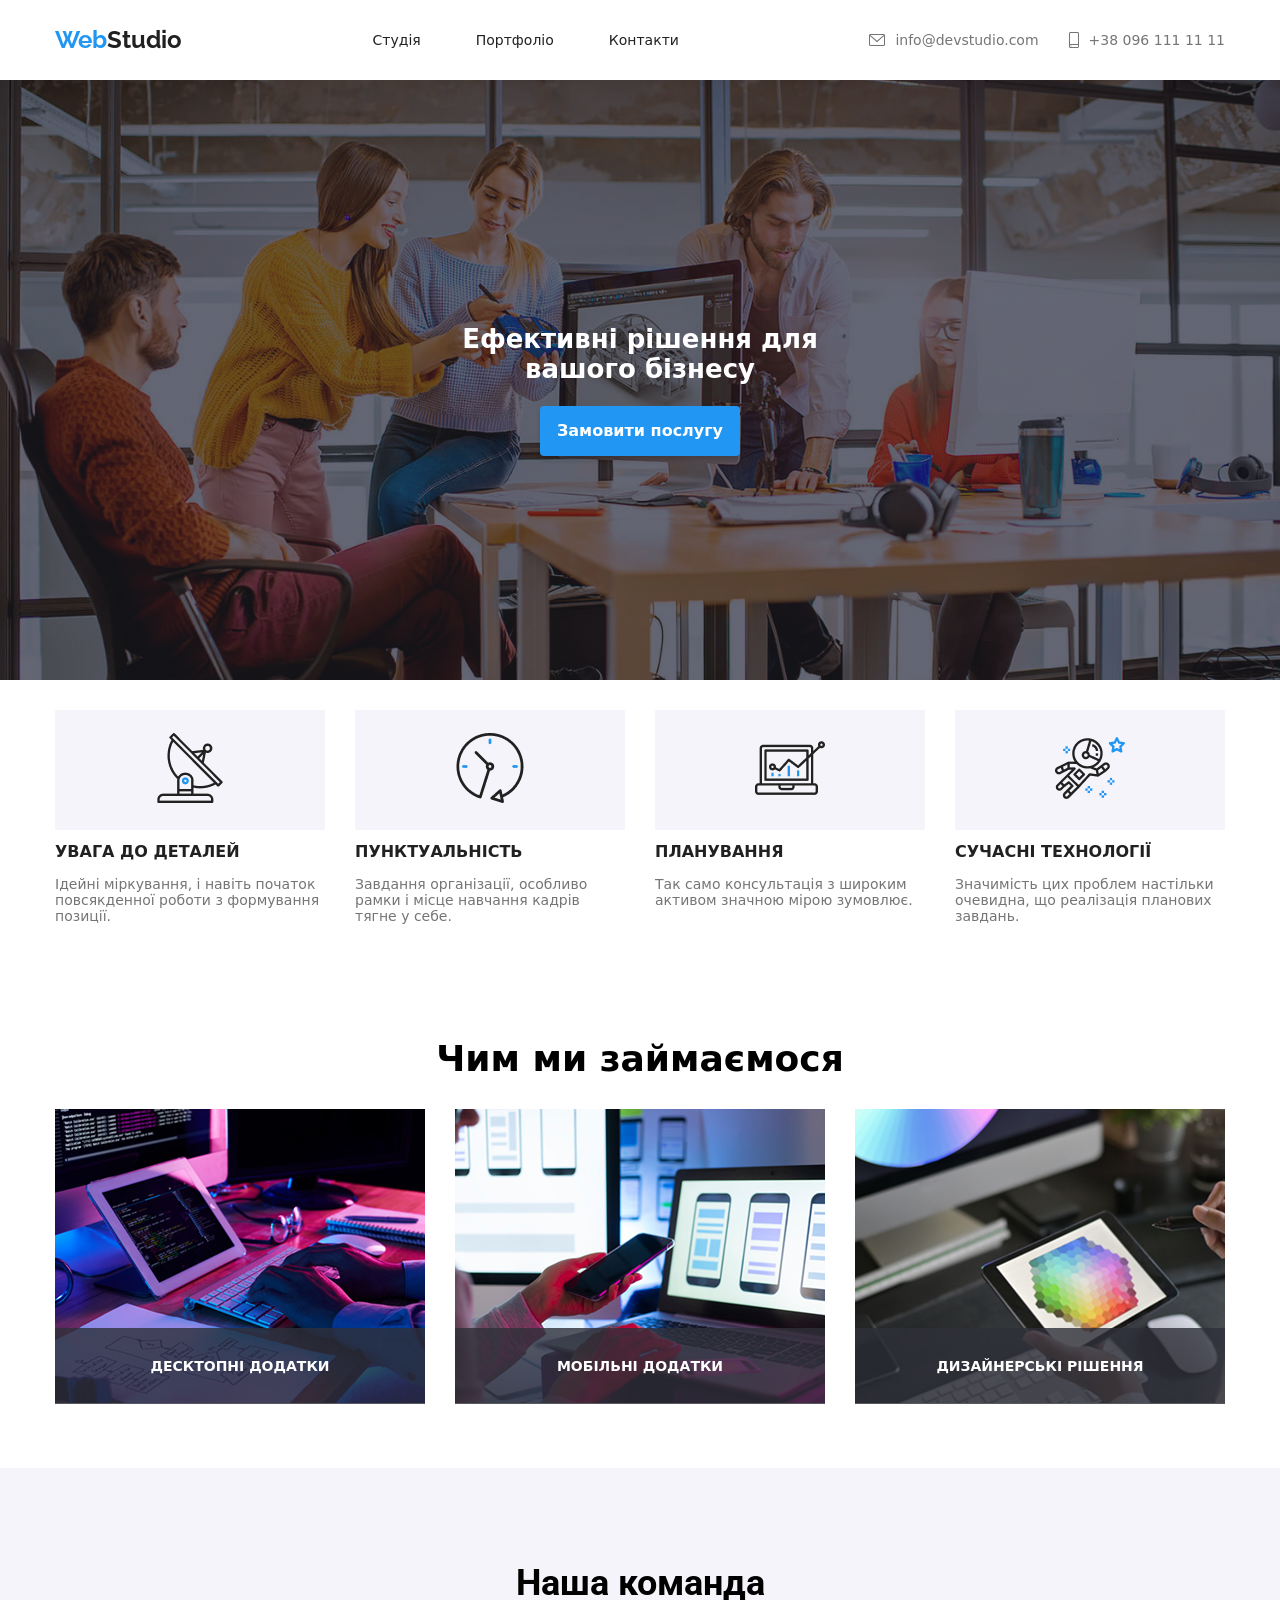
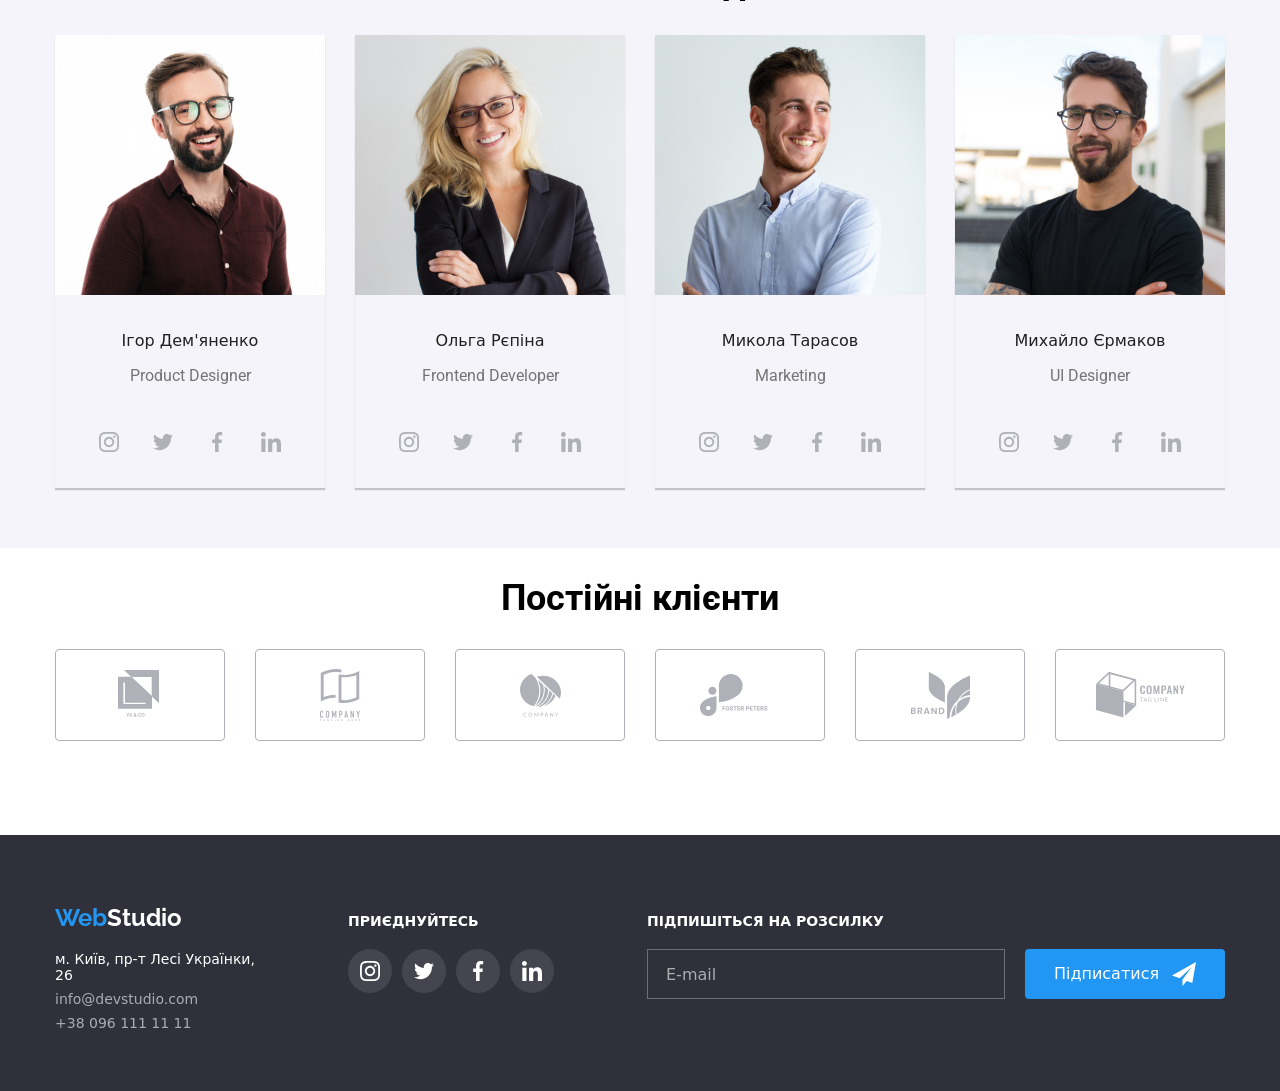
<file: index.html>
<!DOCTYPE html>
<html lang="en">
<head>
    <meta charset="UTF-8">
    <meta name="viewport" content="width=device-width, initial-scale=1.0">
    <title>Studio</title>
    <link rel="stylesheet" href="css/style.css">
    <link href="https://fonts.googleapis.com/css2?family=Roboto:ital,wght@0,100..900;1,100..900&display=swap" rel="stylesheet">
    <link href="https://fonts.googleapis.com/css2?family=Raleway:ital,wght@0,100..900;1,100..900&display=swap" rel="stylesheet">
    <link rel="stylesheet" href="https://cdnjs.cloudflare.com/ajax/libs/modern-normalize/3.0.1/modern-normalize.min.css" integrity="sha512-q6WgHqiHlKyOqslT/lgBgodhd03Wp4BEqKeW6nNtlOY4quzyG3VoQKFrieaCeSnuVseNKRGpGeDU3qPmabCANg==" crossorigin="anonymous" referrerpolicy="no-referrer" />
</head>
<body class="index-page">

    <header class="page-header container">

        <a href="#" class="logo"><span class="logo__label">Web</span>Studio</a>

        <nav class="nav">
            <ul class="nav__list">
                <li class="nav__item"><a href="#" class="nav__link">Студія</a></li>
                <li class="nav__item"><a href="portfolio.html" class="nav__link">Портфоліо</a></li>
                <li class="nav__item"><a href="#" class="nav__link">Контакти</a></li>
            </ul>
        </nav>

        <div class="info">
            <div class="info__item">
                <svg class="info__svg" width="16" height="12"><use href="symbols.svg#email"></use></svg>
                <p class="info__email">info@devstudio.com</p>
            </div>
            <div class="info__item">
                <svg class="info__svg" width="10" height="16"><use href="symbols.svg#phone"></use></svg>
                <p class="info__tel">+38 096 111 11 11</p>
            </div>
        </div>

        <button class="hamburger-btn" id="hamburgerBtn" onclick="openMenu()">
            <svg width="24" height="16">
                <use href="symbols.svg#mobile-menu"></use>
            </svg>
        </button>
        

    </header>
    <div id="mainPage">
    <main>
        <section class="hero">

            <h1 class="hero__title">Ефективні рішення для вашого бізнесу</h1>

            <div class="hero__modal-wrapper">
                <button class="hero__btn btn-open" data-modal-open>Замовити послугу</button>
                <div class="back-drop is-hidden" data-modal>
                    <div class="modal">

                        <button class="modal__close" data-modal-close><svg class="modal__close-svg" width="18" height="18" ><use href="symbols.svg#close"></use></svg></button>

                        <h2 class="modal__title">Залиште свої дані, ми вам передзвонимо</h2>

                        <form class="form">
                            <div class="form__item">
                                <label class="form__label">Ім'я</label>
                                <input type="text" class="form__input">
                                <svg class="form__svg" width="18" height="18"><use href="symbols.svg#user"></use></svg>
                            </div>
                            <div class="form__item">
                                <label class="form__label">Телефон</label>
                                <input type="tel" class="form__input">
                                <svg class="form__svg" width="18" height="18"><use href="symbols.svg#phone"></use></svg>
                            </div>
                            <div class="form__item">
                                <label class="form__label">Пошта</label>
                                <input type="email" class="form__input">
                                <svg class="form__svg" width="18" height="18"><use href="symbols.svg#mail"></use></svg>
                            </div>
                            <div class="form__item">
                                <label class="form__label">Коментар</label>
                                <textarea class="form__input-comment" placeholder="Введіть текст"></textarea>
                            </div>                                                                               
                        </form>

                        <div class="modal__content">
                            <input type="checkbox" class="modal__input-checkbox">
                            <p class="modal__text">Погоджуюся з розсилкою та приймаю <span class="modal__text-wrapper">Умови договору</span></p>
                        </div>
                        
                        <div class="modal__btn-wrapper">
                        <button class="modal__btn">Відправити</button>
                        </div>

                    </div>
                </div>
            </div>
        </section>

        <section class="about container">
            <div class="about__item">
                <h2 class="about__title">УВАГА ДО ДЕТАЛЕЙ</h2>
                <p class="about__text">Ідейні міркування, і навіть початок повсякденної роботи з формування позиції.</p>
            </div>
            <div class="about__item">
                <h2 class="about__title">ПУНКТУАЛЬНІСТЬ</h2>
                <p class="about__text">Завдання організації, особливо рамки і місце навчання кадрів тягне у себе.</p>
            </div>
            <div class="about__item">
                <h2 class="about__title">ПЛАНУВАННЯ</h2>
                <p class="about__text">Так само консультація з широким активом значною мірою зумовлює.</p>
            </div>
            <div class="about__item">
                <h2 class="about__title">СУЧАСНІ ТЕХНОЛОГІЇ</h2>
                <p class="about__text">Значимість цих проблем настільки очевидна, що реалізація планових завдань.</p>
            </div>
        </section>

        <section class="activities container">
            <h2 class="activities__title">Чим ми займаємося</h2>
            <ul class="activities__list">
                <li class="activities__item">
                    <img class="activities__img" srcset=" img/first-activity.png 1x, img/first-activity@2.png 2x" alt="activity">
                    <p class="activities__text">Десктопні додатки</p>
                </li>
                <li class="activities__item">
                    <img class="activities__img" srcset=" img/second-activity.png 1x, img/second-activity@2.png 2x" alt="activity">
                    <p class="activities__text">Мобільні додатки</p>
                </li>
                <li class="activities__item">
                    <img class="activities__img" srcset=" img/third-activity.png 1x, img/third-activity@2.png 2x" alt="activity"> 
                    <p class="activities__text">Дизайнерські рішення</p>
                </li>
            </ul>
        </section>
        
        <section class="team">
            <div class="container">

                <h2 class="team__title">Наша команда</h2>
                
                <div class="team__cards">
                    <div class="team__card">
                        <img srcset="img/Igor-Demyanenko.jpg 1x, img/Igor-Demyanenko@2.jpg 2x" alt="human" class="team__img">
                        <h3 class="team__card-title">Ігор Дем'яненко</h3>
                        <p class="team__card-subtitle">Product Designer</p>
                        <div class="team__social-networks">
                            <div class="team__svg-wrapper"><svg class="team__svg" width="20" height="20"><use href="symbols.svg#instagram"></use></svg></div>
                            <div class="team__svg-wrapper"><svg class="team__svg" width="20" height="20"><use href="symbols.svg#twitter"></use></svg></div>
                            <div class="team__svg-wrapper"><svg class="team__svg" width="20" height="20"><use href="symbols.svg#facebook"></use></svg></div>
                            <div class="team__svg-wrapper"><svg class="team__svg" width="20" height="20"><use href="symbols.svg#in"></use></svg></div>
                        </div>
                    </div>
                    <div class="team__card">
                        <img srcset="img/Olga-Repina.jpg 1x, img/Olga-Repina@2.jpg 2x" alt="human" class="team__img">
                        <h3 class="team__card-title">Ольга Рєпіна</h3>
                        <p class="team__card-subtitle">Frontend Developer</p>
                        <div class="team__social-networks">
                            <div class="team__svg-wrapper"><svg class="team__svg" width="20" height="20"><use href="symbols.svg#instagram"></use></svg></div>
                            <div class="team__svg-wrapper"><svg class="team__svg" width="20" height="20"><use href="symbols.svg#twitter"></use></svg></div>
                            <div class="team__svg-wrapper"><svg class="team__svg" width="20" height="20"><use href="symbols.svg#facebook"></use></svg></div>
                            <div class="team__svg-wrapper"><svg class="team__svg" width="20" height="20"><use href="symbols.svg#in"></use></svg></div>
                        </div>
                    </div>
                    <div class="team__card">
                        <img srcset="img/Mychola-Tarasow.jpg 1x, img/Mychola-Tarasow@2.jpg 2x" alt="human" class="team__img">
                        <h3 class="team__card-title">Микола Тарасов</h3>
                        <p class="team__card-subtitle">Marketing</p>
                        <div class="team__social-networks">
                            <div class="team__svg-wrapper"><svg class="team__svg" width="20" height="20"><use href="symbols.svg#instagram"></use></svg></div>
                            <div class="team__svg-wrapper"><svg class="team__svg" width="20" height="20"><use href="symbols.svg#twitter"></use></svg></div>
                            <div class="team__svg-wrapper"><svg class="team__svg" width="20" height="20"><use href="symbols.svg#facebook"></use></svg></div>
                            <div class="team__svg-wrapper"><svg class="team__svg" width="20" height="20"><use href="symbols.svg#in"></use></svg></div>
                        </div>                       
                    </div>
                    <div class="team__card">
                        <img srcset="img/Michaylo-Ermakow.jpg 1x, img/Michaylo-Ermakow@2.jpg 2x" alt="human" class="team__img">
                        <h3 class="team__card-title">Михайло Єрмаков</h3>
                        <p class="team__card-subtitle">UI Designer</p>
                        <div class="team__social-networks">
                            <div class="team__svg-wrapper"><svg class="team__svg" width="20" height="20"><use href="symbols.svg#instagram"></use></svg></div>
                            <div class="team__svg-wrapper"><svg class="team__svg" width="20" height="20"><use href="symbols.svg#twitter"></use></svg></div>
                            <div class="team__svg-wrapper"><svg class="team__svg" width="20" height="20"><use href="symbols.svg#facebook"></use></svg></div>
                            <div class="team__svg-wrapper"><svg class="team__svg" width="20" height="20"><use href="symbols.svg#in"></use></svg></div>
                        </div>                       
                    </div>
                </div>

                </div>    

            </div>
        </section>

        <section class="clients container">
            <h2 class="clients__title">Постійні клієнти</h2>
            <ul class="clients__list">
                <li class="clients__item">
                    <svg width="45" height="50" class="clients__svg">
                        <use href="symbols.svg#client-logo-first"></use>
                    </svg>
                </li>
                <li class="clients__item">
                    <svg width="40" height="52" class="clients__svg">
                        <use href="symbols.svg#client-logo-second"></use>
                    </svg>
                </li>
                <li class="clients__item">
                    <svg width="41" height="43" class="clients__svg">
                        <use href="symbols.svg#client-logo-third"></use>
                    </svg>
                </li>
                <li class="clients__item">
                    <svg width="80" height="43" class="clients__svg">
                        <use href="symbols.svg#client-logo-fourth"></use>
                    </svg>
                </li>
                <li class="clients__item">
                    <svg width="59" height="47" class="clients__svg">
                        <use href="symbols.svg#client-logo-fifth"></use>
                    </svg>
                </li>
                <li class="clients__item">
                    <svg width="89" height="46" class="clients__svg">
                        <use href="symbols.svg#client-logo-sixth"></use>
                    </svg>
                </li>
            </ul>
        </section>

    </main>

    <footer class="footer">
        <div class="container">
            <div class="footer__wrapper">

            <div class="footer__info">
                <a href="#" class="footer__logo logo"><span class="logo__label">Web</span>Studio</a>

                <span class="footer__address">м. Київ, пр-т Лесі Українки, 26</span>
                <span class="footer__email">info@devstudio.com</span>
                <span class="footer__tel">+38 096 111 11 11</span>
            </div>

        <div class="footer__socials">
            <h3 class="footer__socials-title">приєднуйтесь</h3>
        <div class="footer__socials-content">
            <div class="footer__socials-item"><svg class="footer__socials-svg" width="20" height="20"><use href="symbols.svg#instagram"></use></svg></div>
            <div class="footer__socials-item"><svg class="footer__socials-svg" width="20" height="20"><use href="symbols.svg#twitter"></use></svg></div>
            <div class="footer__socials-item"><svg class="footer__socials-svg" width="20" height="20"><use href="symbols.svg#facebook"></use></svg></div>
            <div class="footer__socials-item"><svg class="footer__socials-svg" width="20" height="20"><use href="symbols.svg#in"></use></svg></div>    
        </div>
        </div>

        <div class="footer__mailing">
            <h3 class="footer__mailing-title">Підпишіться на розсилку</h3>
            <div class="footer__mailing-content">
                <input class="footer__mailing-input" type="email" placeholder="E-mail">
                <button class="footer__mailing-btn">Підписатися
                    <svg class="footer__mailing-svg" width="24" height="24">
                        <use href="symbols.svg#send"></use>
                    </svg>
                </button>
            </div>
        </div>
    </div>
    </div>
    </footer>
    </div>
    <div  class="menu-overlay menu" id="menuOverlay">

        <div class="menu__wrapper"> 

        <button class="menu__btn" onclick="closeMenu()">
            <svg class="menu__svg"  width="19" height="19">
                <use href="symbols.svg#close-menu"></use>
            </svg>
        </button>

        <ul class="menu__list">
            <li class="menu__item"><a class="menu__link menu__active" href="#">Студія</a></li>
            <li class="menu__item"><a class="menu__link" href="portfolio.html">Портфоліо</a></li>
            <li class="menu__item"><a class="menu__link" href="#">Контакти</a></li>
        </ul>  

        </div>

        <div class="menu__wrapper">

        <div class="menu__info">
            <p class="menu__tel">+38 096 111 11 11</p>
            <p class="menu__email">info@devstudio.com</p>
        </div>


        <ul class="menu__socials-list">
            <li class="menu__socials-item"><a href="#" class="menu__socials-link">Instagram</a></li>
            <li class="menu__socials-item"><a href="#" class="menu__socials-link">Twitter</a></li>
            <li class="menu__socials-item"><a href="#" class="menu__socials-link">Facebook</a></li>
            <li class="menu__socials-item"><a href="#" class="menu__socials-link">LinkedIn</a></li>
        </ul>

        </div>

    </div>

    <script  src="script.js"></script>
</body>
</html>
</file>
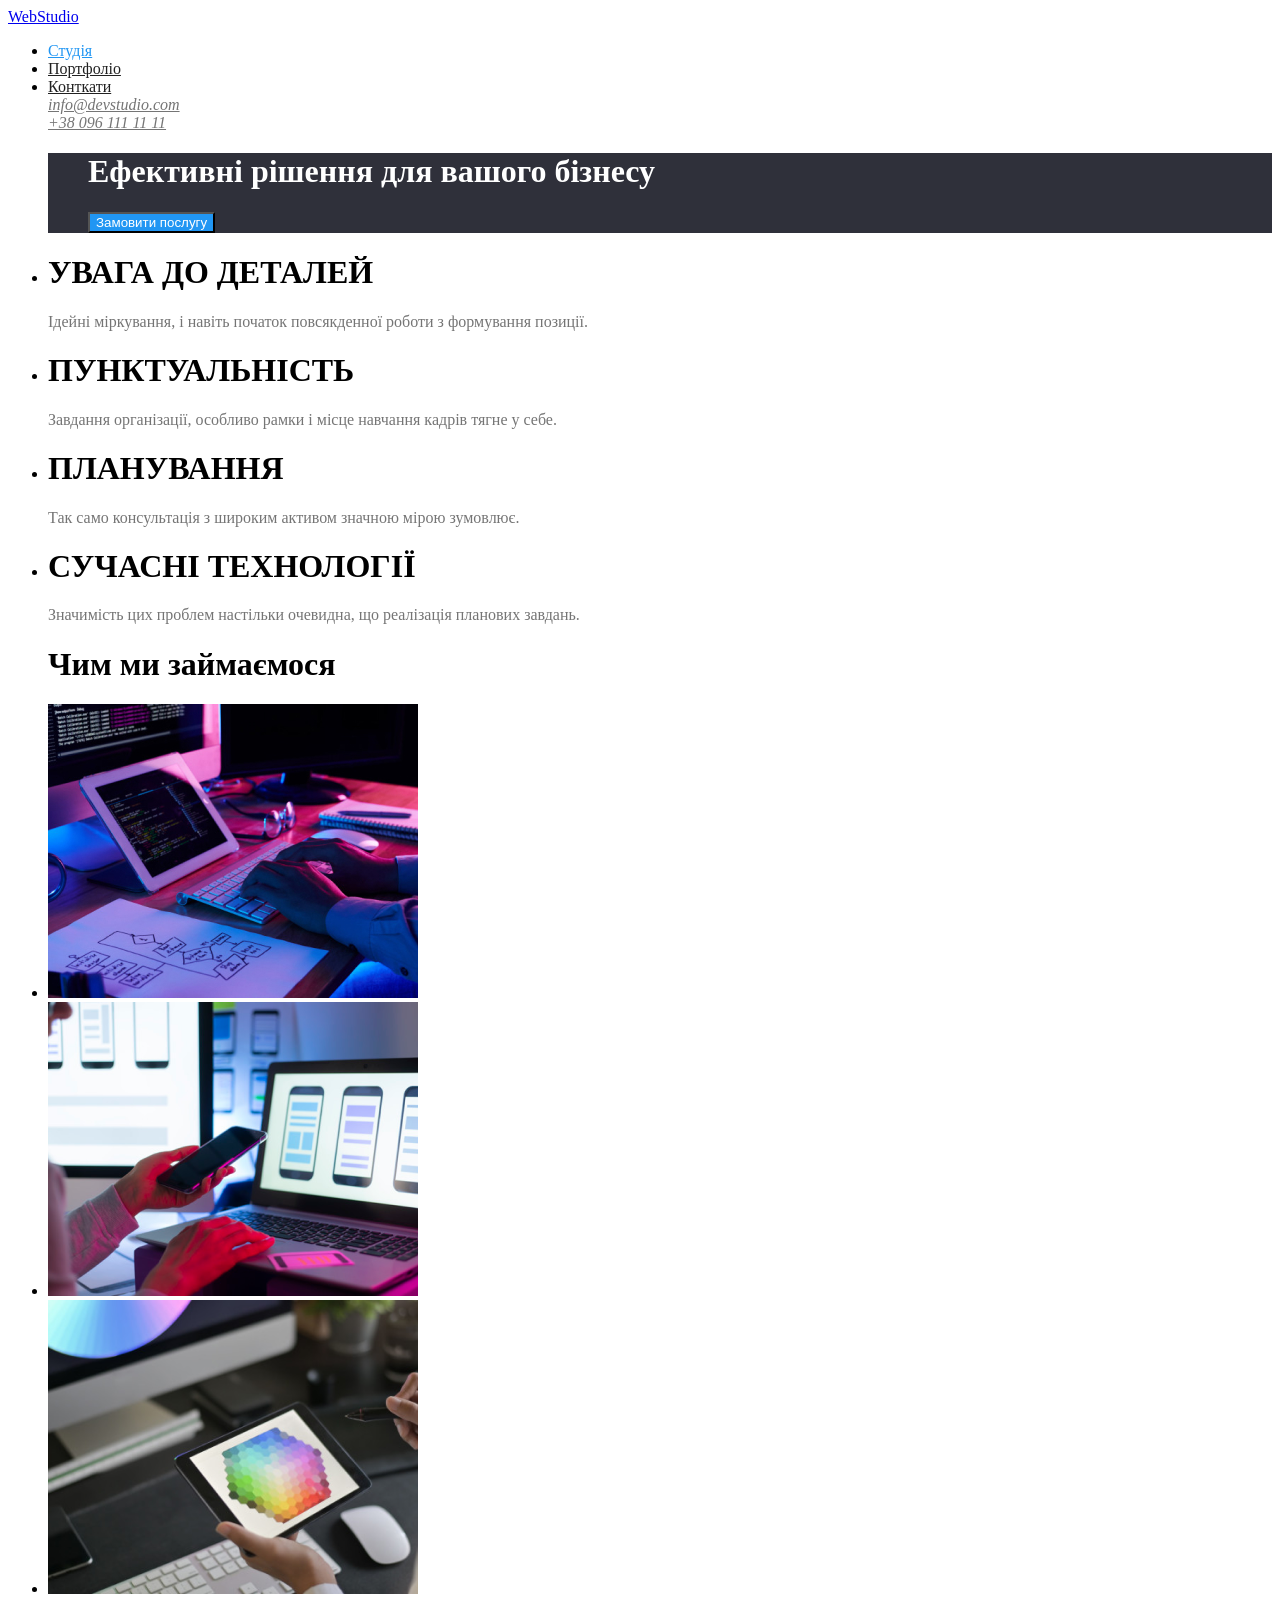
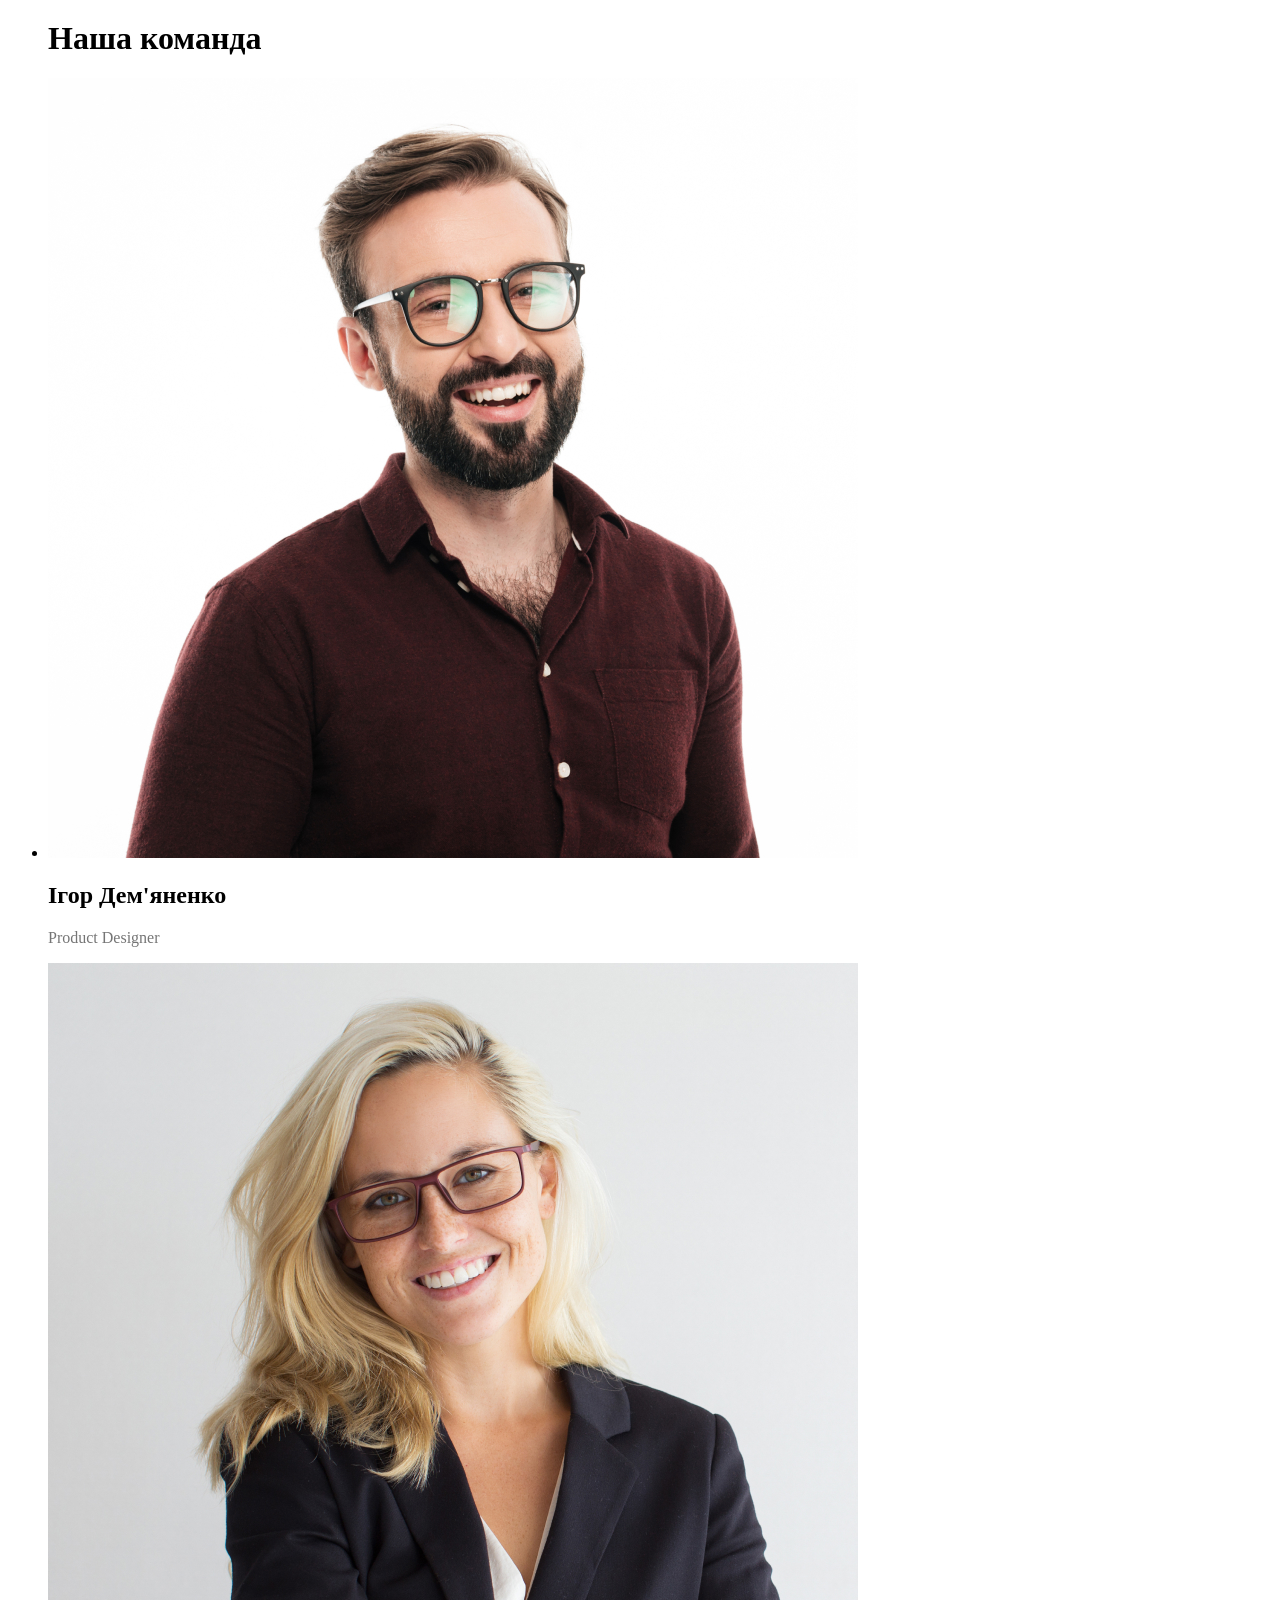
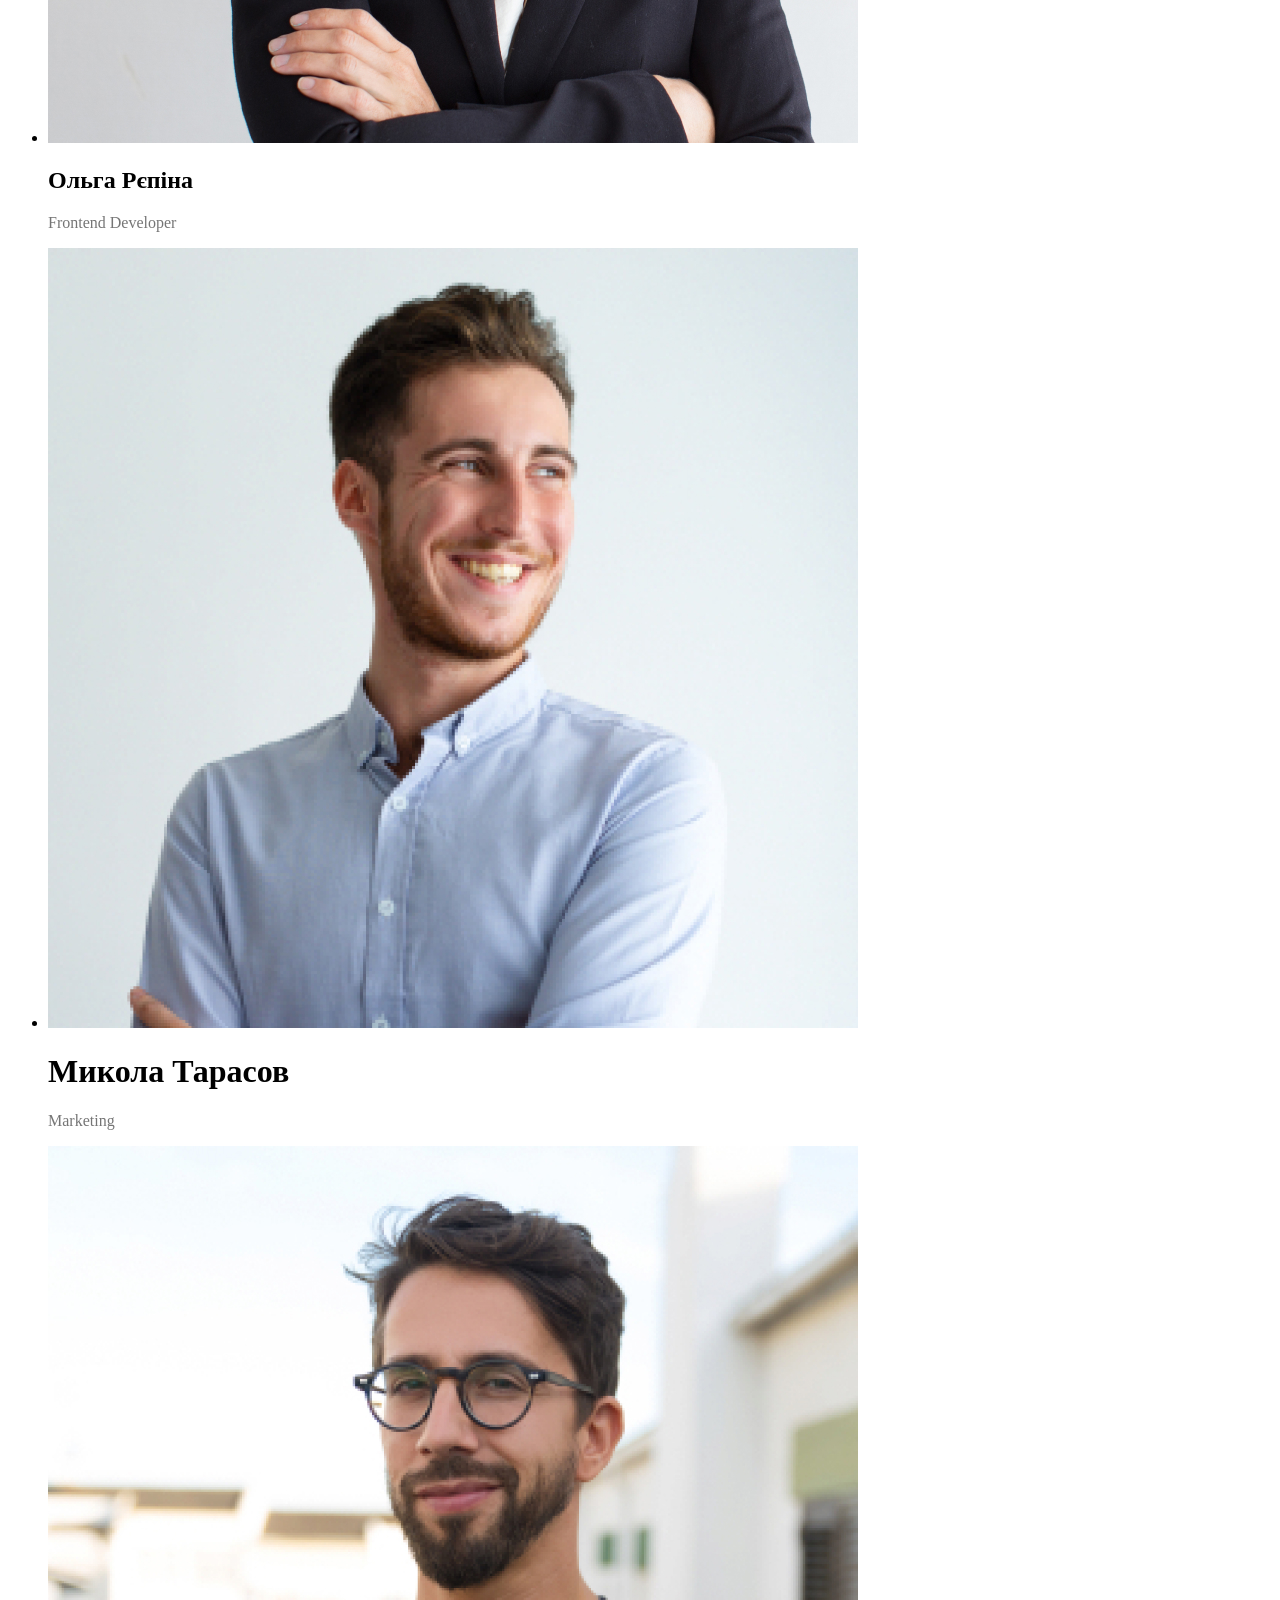
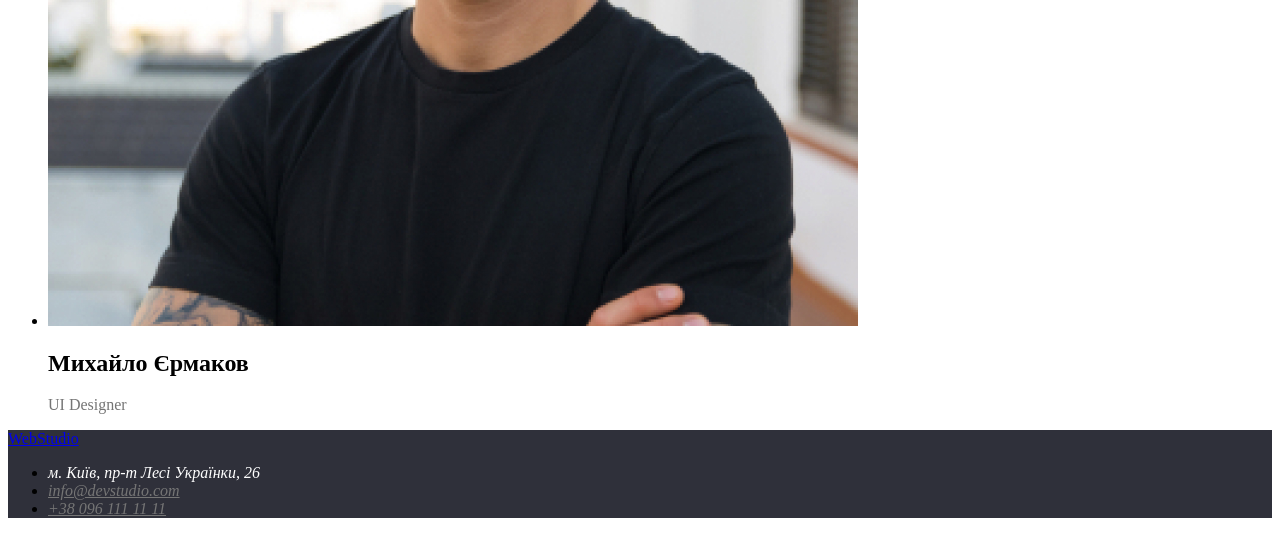
<file: photoblog/index.html>
<!DOCTYPE html>
<html lang="en">
<head>
    <meta charset="UTF-8">
    <meta name="viewport" content="width=device-width, initial-scale=1.0">
    <title>Document</title>
    <link rel="stylesheet" href="style.css">
</head>
<body>
    <header>
        <a href="/WebStudio">WebStudio</a>
        <ul>
            <li><a href="/Студія">Студія</a></li>
            <li><a href="/Портфоліо">Портфоліо</a></li>
            <li><a href="/Конткати">Конткати</a></li>
            <address><a href="info@devstudio.com">info@devstudio.com</a></address>
            <address><a href="tel:+38 096 111 11 11">+38 096 111 11 11</a></address>
            
    
            <ul class="danilo1">
            <h1 class="danilo2">Ефективні рішення для вашого бізнесу</h1>
            <button class="danilo3">Замовити послугу</button>
             </ul>
            <p><li>
                <h1>УВАГА ДО ДЕТАЛЕЙ</h1>
                <p class="danilo4">Ідейні міркування, і навіть початок повсякденної роботи з формування позиції.</p>
            </li>
            <li>
                <h1>ПУНКТУАЛЬНІСТЬ</h1>
                <p class="danilo5">Завдання організації, особливо рамки і місце навчання кадрів тягне у себе.</p>
            </li>
            <li>
                <h1>ПЛАНУВАННЯ</h1>
                <p class="danilo6">Так само консультація з широким активом значною мірою зумовлює.</p>
            </li>
            <li>
                <h1>СУЧАСНІ ТЕХНОЛОГІЇ</h1>
                <p class="danilo7">Значимість цих проблем настільки очевидна, що реалізація планових завдань.</p>
            </li>
        </ul>

    </header>
    <main>
        
        <ul>
            <h1>Чим ми займаємося</h1>
            <li><img src="/img/computer.jpg" alt="">
        
            </li>
            <li><img src="/img/phone.png" alt=""></li>
            <li><img src="/img/paint.png" alt=""></li>
        </ul>
        <ul>
            <h1>Наша команда</h1>
            <li><img src="/img/glases.jpg" alt="">
                <h2>Ігор Дем'яненко</h2>
                <p class="danilo8">Product Designer</p>
            </li>
            <li>
                <img src="/img/girl.jpg" alt="">
                <h2>Ольга Рєпіна</h2>
                <p class="danilo9">Frontend Developer</p>
            </li>
            <li><img src="/img/boy.jpg" alt="">
                <h1>Микола Тарасов</h1>
                <p class="danilo10">Marketing</p>
            </li>
            <li>
                <img src="/img/man.jpg" alt="">
                <h2>Михайло Єрмаков</h2>
                <p class="danilo11">UI Designer</p>
            </li>
        </ul>
    </main>
    <footer>
        <a href="WebStudio">WebStudio</a>
        <ul>
            <li>
                <address class="danilo12">м. Київ, пр-т Лесі Українки, 26</address>
            </li>
            <li>
                <address><a href="info@devstudio.com">info@devstudio.com</a></address>
            </li>
            <li>
               <address> <a href="tel:+38 096 111 11 11">+38 096 111 11 11</a></address>
            </li>
        </ul>
    </footer>
</body>
</html>
</file>
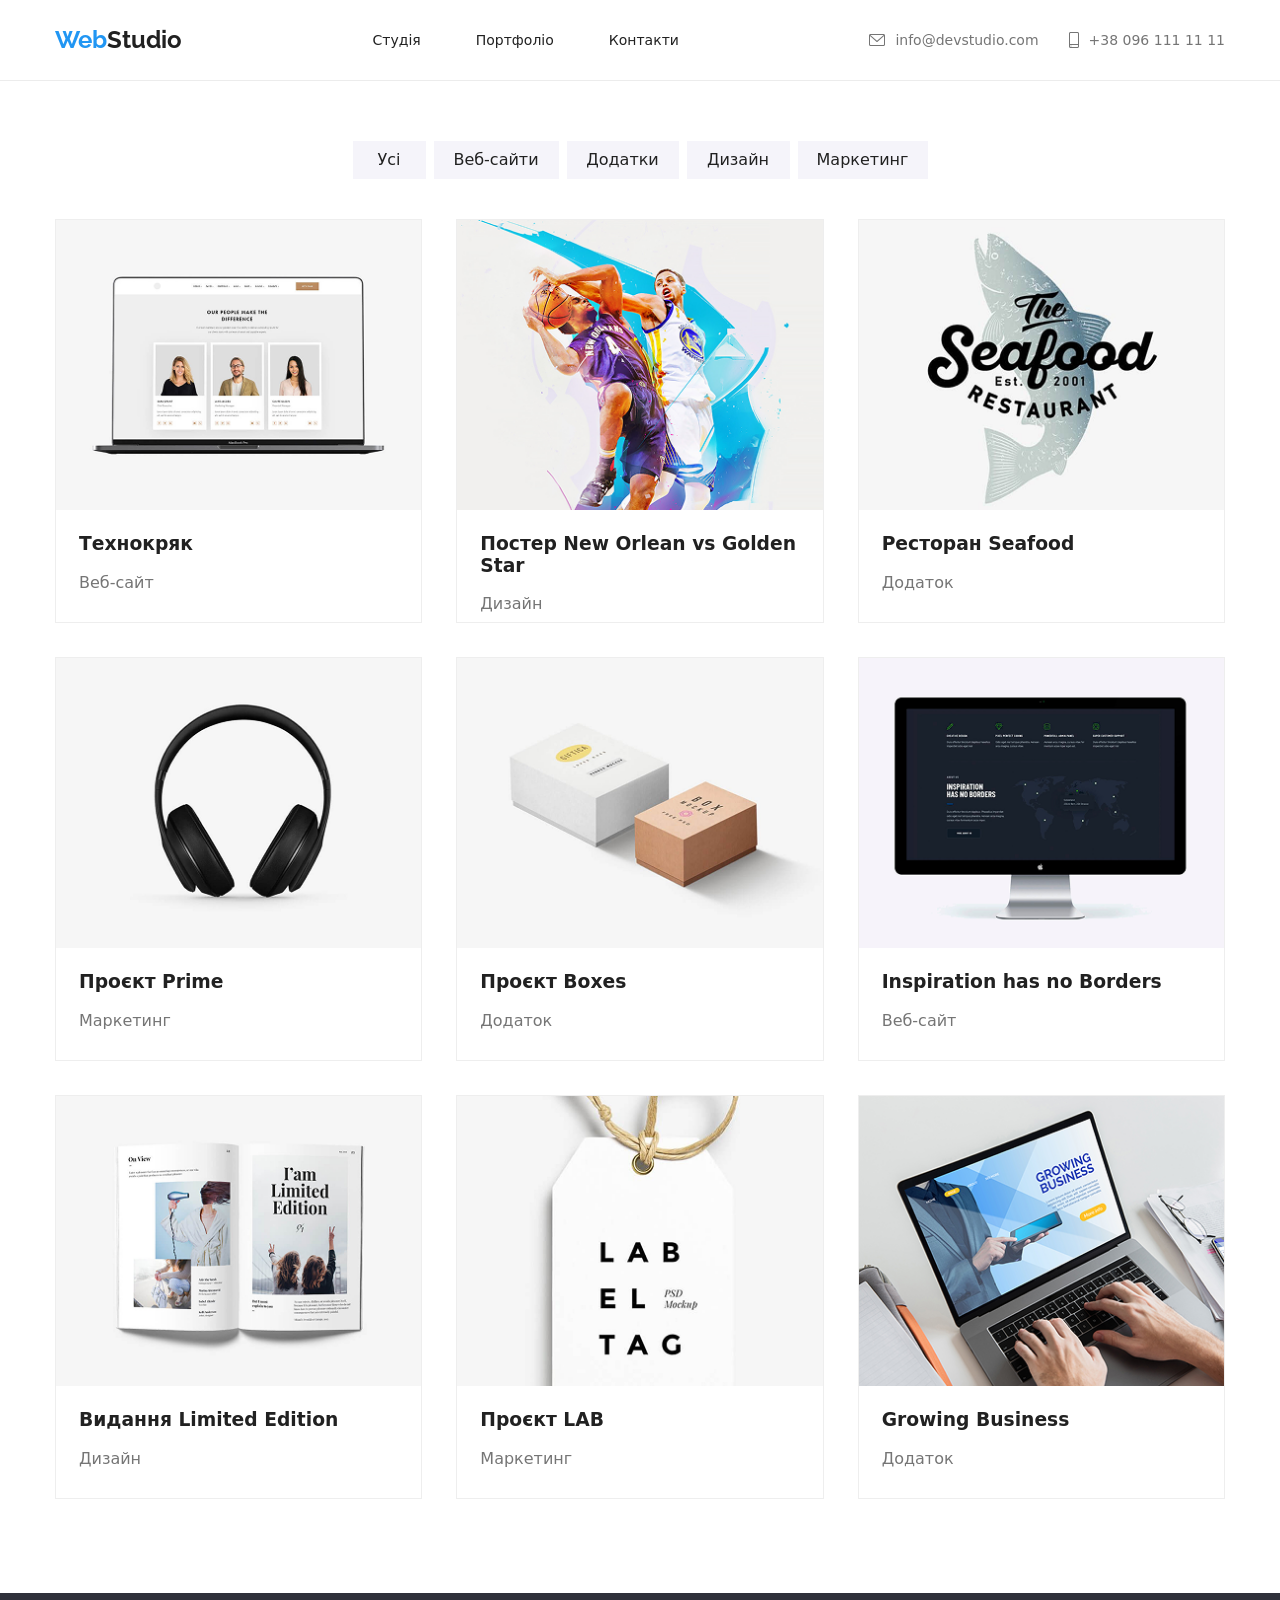
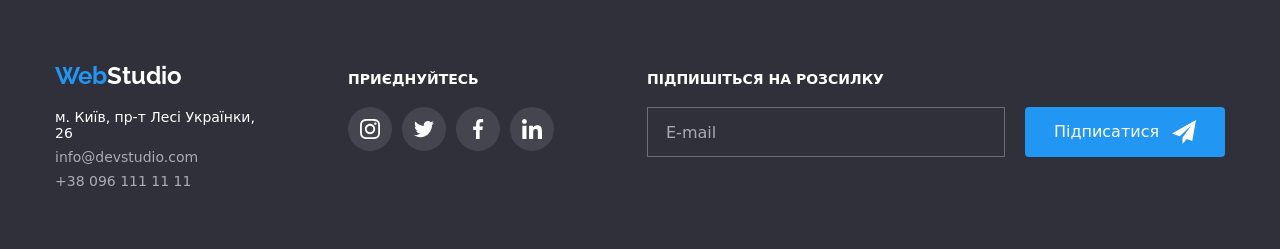
<file: portfolio.html>
<!DOCTYPE html>
<html lang="en">
<head>
    <meta charset="UTF-8">
    <meta name="viewport" content="width=device-width, initial-scale=1.0">
    <title>Portfolio</title>
    <link rel="stylesheet" href="css/style.css">
    <link href="https://fonts.googleapis.com/css2?family=Roboto:ital,wght@0,100..900;1,100..900&display=swap" rel="stylesheet">
    <link href="https://fonts.googleapis.com/css2?family=Raleway:ital,wght@0,100..900;1,100..900&display=swap" rel="stylesheet">
    <link rel="stylesheet" href="https://cdnjs.cloudflare.com/ajax/libs/modern-normalize/3.0.1/modern-normalize.min.css" integrity="sha512-q6WgHqiHlKyOqslT/lgBgodhd03Wp4BEqKeW6nNtlOY4quzyG3VoQKFrieaCeSnuVseNKRGpGeDU3qPmabCANg==" crossorigin="anonymous" referrerpolicy="no-referrer" />
</head>
<body class="portfolio-page">
    <div class="header-wrapper">
    <header class="page-header container">

        <a href="#" class="logo"><span class="logo__label">Web</span>Studio</a>

        <nav class="nav">
            <ul class="nav__list">
                <li class="nav__item"><a href="index.html" class="nav__link">Студія</a></li>
                <li class="nav__item"><a href="#" class="nav__link">Портфоліо</a></li>
                <li class="nav__item"><a href="#" class="nav__link">Контакти</a></li>
            </ul>
        </nav>

        <div class="info">
            <div class="info__item">
                <svg class="info__svg" width="16" height="12"><use href="symbols.svg#email"></use></svg>
                <p class="info__email">info@devstudio.com</p>
            </div>
            <div class="info__item">
                <svg class="info__svg" width="10" height="16"><use href="symbols.svg#phone"></use></svg>
                <p class="info__tel">+38 096 111 11 11</p>
            </div>
        </div>

        <button class="hamburger-btn" id="hamburgerBtn" onclick="openMenu()">
            <svg width="24" height="16">
                <use href="symbols.svg#mobile-menu"></use>
            </svg>
        </button>
        

    </header>
    </div>
    <div id="mainPage">
    <main>

        <div class="btns container">
            
            <button class="btns__btn">Усі</button>
            <button class="btns__btn">Веб-сайти</button>
            <button class="btns__btn">Додатки</button>
            <button class="btns__btn">Дизайн</button>
            <button class="btns__btn">Маркетинг</button>
    
        </div>

        <ul class="grids container">
            <li class="grids__item">
                <div class="grids__overlay">
                
                <picture class="grids__img">
                    <source srcset="img/job-desktop.png 1x, img/job-desktop@2.png 2x" media="(min-width:1024px)">
                    <source  srcset="img/job-tablet.png 1x, img/job-tablet@2.png 2x" media="(min-width:768px)">
                    <img srcset="img/job.png 1x, img/job@2.png 2x" alt="notebook">
                </picture>

                 <div class="grids__wrapper-text">
                    <p class="grids__overlay-text">Ресурс пропонує комплексні пропозиції з різним рівнем функціоналу та сервісів. Все це дозволить відвідувачу отримати вичерпні відомості про компанію чи приватну особу.</p>
                </div>

                </div>

                <h3 class="grids__title">Технокряк</h3>
                <p class="grids__subtitle">Веб-сайт</p>


            </li>
            <li class="grids__item">
                <div class="grids__overlay">
                <picture class="grids__img">
                    <source srcset="img/team-desktop.png 1x, img/team-desktop@2.png 2x" media="(min-width:1024px)">
                    <source srcset="img/team-tablet.png 1x, img/team-tablet@2.png 2x" media="(min-width:768px)">
                    <img srcset="img/team.png 1x, img/team@2.png 2x" alt="team">
                </picture>
    
                <div class="grids__wrapper-text">
                    <p class="grids__overlay-text">Ресурс пропонує комплексні пропозиції з різним рівнем функціоналу та сервісів. Все це дозволить відвідувачу отримати вичерпні відомості про компанію чи приватну особу.</p>
                </div>

                </div>

                <h3 class="grids__title">Постер New Orlean vs Golden Star</h3>
                <p class="grids__subtitle">Дизайн</p>
            </li>
            <li class="grids__item">
                <div class="grids__overlay">

                <picture class="grids__img">
                    <source srcset="img/logo-desktop.png 1x, img/logo-desktop@2.png 2x" media="(min-width:1024px)">
                    <source srcset="img/logo-tablet.png 1x, img/logo-tablet@2.png 2x" media="(min-width:768px)">
                    <img srcset="img/logo.png 1x, img/logo@2.png 2x" alt="logo">
                </picture>

                <div class="grids__wrapper-text">
                    <p class="grids__overlay-text">Ресурс пропонує комплексні пропозиції з різним рівнем функціоналу та сервісів. Все це дозволить відвідувачу отримати вичерпні відомості про компанію чи приватну особу.</p>
                </div>

                </div>

                <h3 class="grids__title">Ресторан Seafood</h3>
                <p class="grids__subtitle">Додаток</p>
            </li>
            <li class="grids__item">
                <div class="grids__overlay">

                <picture class="grids__img">
                    <source srcset="img/headphones-desktop.png 1x, img/headphones-desktop@2.png 2x" media="(min-width:1024px)">
                    <source srcset="img/headphones-tablet.png 1x, img/headphones-tablet@2.png 2x" media="(min-width:768px)">
                    <img srcset="img/headphones.png 1x, img/headphones@2.png 2x" alt="headphones">
                </picture>

                <div class="grids__wrapper-text">
                    <p class="grids__overlay-text">Ресурс пропонує комплексні пропозиції з різним рівнем функціоналу та сервісів. Все це дозволить відвідувачу отримати вичерпні відомості про компанію чи приватну особу.</p>
                </div>

                </div>
                <h3 class="grids__title">Проєкт Prime</h3>
                <p class="grids__subtitle">Маркетинг</p>
            </li>
            <li class="grids__item">
                <div class="grids__overlay">

                <picture class="grids__img">
                    <source srcset="img/blocks-desktop.png 1x, img/blocks-desktop@2.png 2x" media="(min-width:1024px)">
                    <source srcset="img/blocks-tablet.png 1x, img/blocks-tablet@2.png 2x" media="(min-width:768px)">
                    <img srcset="img/blocks.png 1x, img/blocks@2.png 2x" alt="blocks">
                </picture>

                <div class="grids__wrapper-text">
                    <p class="grids__overlay-text">Ресурс пропонує комплексні пропозиції з різним рівнем функціоналу та сервісів. Все це дозволить відвідувачу отримати вичерпні відомості про компанію чи приватну особу.</p>
                </div>

                </div>
                <h3 class="grids__title">Проєкт Boxes</h3>
                <p class="grids__subtitle">Додаток</p>
            </li>
            <li class="grids__item">
                <div class="grids__overlay">

                <picture class="grids__img">
                    <source srcset="img/computer-desktop.png 1x, img/computer-desktop@2.png 2x" media="(min-width:1024px)">
                    <source srcset="img/computer-tablet.png 1x, img/computer-tablet@2.png 2x" media="(min-width:768px)">
                    <img srcset="img/computer.png 1x, img/computer@2.png 2x" alt="computer">
                </picture>

                <div class="grids__wrapper-text">
                    <p class="grids__overlay-text">Ресурс пропонує комплексні пропозиції з різним рівнем функціоналу та сервісів. Все це дозволить відвідувачу отримати вичерпні відомості про компанію чи приватну особу.</p>
                </div>

                </div>
                <h3 class="grids__title">Inspiration has no Borders</h3>
                <p class="grids__subtitle">Веб-сайт</p>
            </li>
            <li class="grids__item">
                <div class="grids__overlay">

                <picture class="grids__img">
                    <source srcset="img/magazine-desktop.png 1x, img/magazine-desktop@2.png 2x" media="(min-width:1024px)">
                    <source srcset="img/magazine-tablet.png 1x, img/magazine-tablet@2.png 2x" media="(min-width:768px)">
                    <img srcset="img/magazine.png 1x, img/magazine@2.png 2x" alt="magazine">
                </picture>

                <div class="grids__wrapper-text">
                    <p class="grids__overlay-text">Ресурс пропонує комплексні пропозиції з різним рівнем функціоналу та сервісів. Все це дозволить відвідувачу отримати вичерпні відомості про компанію чи приватну особу.</p>
                </div>

                </div>
                <h3 class="grids__title">Видання Limited Edition</h3>
                <p class="grids__subtitle">Дизайн</p>
            </li>
            <li class="grids__item">
                <div class="grids__overlay">

                <picture class="grids__img">
                    <source srcset="img/tag-desktop.png 1x, img/tag-desktop@2.png 2x" media="(min-width:1024px)">
                    <source srcset="img/tag-tablet.png 1x, img/tag-tablet@2.png 2x" media="(min-width:768px)">
                    <img srcset="img/tag.png 1x, img/tag@2.png 2x" alt="tag">
                </picture>
                
                <div class="grids__wrapper-text">
                    <p class="grids__overlay-text">Ресурс пропонує комплексні пропозиції з різним рівнем функціоналу та сервісів. Все це дозволить відвідувачу отримати вичерпні відомості про компанію чи приватну особу.</p>
                </div>

                </div>

                <h3 class="grids__title">Проєкт LAB</h3>
                <p class="grids__subtitle">Маркетинг</p>
            </li>
            <li class="grids__item">
                
                <div class="grids__overlay">

                <picture class="grids__img">
                    <source srcset="img/business-desktop.png 1x, img/business-desktop@2.png 2x" media="(min-width:1024px)">
                    <source srcset="img/business-tablet.png 1x, img/business-tablet@2.png 2x" media="(min-width:768px)">
                    <img srcset="img/business.png 1x, img/business@2.png 2x" alt="business">
                </picture>

                <div class="grids__wrapper-text">
                    <p class="grids__overlay-text">Ресурс пропонує комплексні пропозиції з різним рівнем функціоналу та сервісів. Все це дозволить відвідувачу отримати вичерпні відомості про компанію чи приватну особу.</p>
                </div>

                </div>

                <h3 class="grids__title">Growing Business</h3>
                <p class="grids__subtitle">Додаток</p>
            </li>
        </ul>
    </main>

   <footer class="footer">
        <div class="container">
            <div class="footer__wrapper">

            <div class="footer__info">
                <a href="#" class="footer__logo logo"><span class="logo__label">Web</span>Studio</a>

                <span class="footer__address">м. Київ, пр-т Лесі Українки, 26</span>
                <span class="footer__email">info@devstudio.com</span>
                <span class="footer__tel">+38 096 111 11 11</span>
            </div>

        <div class="footer__socials">
            <h3 class="footer__socials-title">приєднуйтесь</h3>
        <div class="footer__socials-content">
            <div class="footer__socials-item"><svg class="footer__socials-svg" width="20" height="20"><use href="symbols.svg#instagram"></use></svg></div>
            <div class="footer__socials-item"><svg class="footer__socials-svg" width="20" height="20"><use href="symbols.svg#twitter"></use></svg></div>
            <div class="footer__socials-item"><svg class="footer__socials-svg" width="20" height="20"><use href="symbols.svg#facebook"></use></svg></div>
            <div class="footer__socials-item"><svg class="footer__socials-svg" width="20" height="20"><use href="symbols.svg#in"></use></svg></div>    
        </div>
        </div>

        <div class="footer__mailing">
            <h3 class="footer__mailing-title">Підпишіться на розсилку</h3>
            <div class="footer__mailing-content">
                <input class="footer__mailing-input" type="email" placeholder="E-mail">
                <button class="footer__mailing-btn">Підписатися
                    <svg class="footer__mailing-svg" width="24" height="24">
                        <use href="symbols.svg#send"></use>
                    </svg>
                </button>
            </div>
        </div>
    </div>
    </div>
    </footer>
    </div>

   <div  class="menu-overlay menu" id="menuOverlay">

        <div class="menu__wrapper"> 

        <button class="menu__btn" onclick="closeMenu()">
            <svg class="menu__svg"  width="19" height="19">
                <use href="symbols.svg#close-menu"></use>
            </svg>
        </button>

        <ul class="menu__list">
            <li class="menu__item"><a class="menu__link" href="index.html">Студія</a></li>
            <li class="menu__item"><a class="menu__link menu__active" href="#">Портфоліо</a></li>
            <li class="menu__item"><a class="menu__link" href="#">Контакти</a></li>
        </ul>  

        </div>

        <div class="menu__wrapper">

        <div class="menu__info">
            <p class="menu__tel">+38 096 111 11 11</p>
            <p class="menu__email">info@devstudio.com</p>
        </div>


        <ul class="menu__socials-list">
            <li class="menu__socials-item"><a href="#" class="menu__socials-link">Instagram</a></li>
            <li class="menu__socials-item"><a href="#" class="menu__socials-link">Twitter</a></li>
            <li class="menu__socials-item"><a href="#" class="menu__socials-link">Facebook</a></li>
            <li class="menu__socials-item"><a href="#" class="menu__socials-link">LinkedIn</a></li>
        </ul>

        </div>

    </div>

    <script src="portfolio.js"></script>
</body>
</html>
</file>
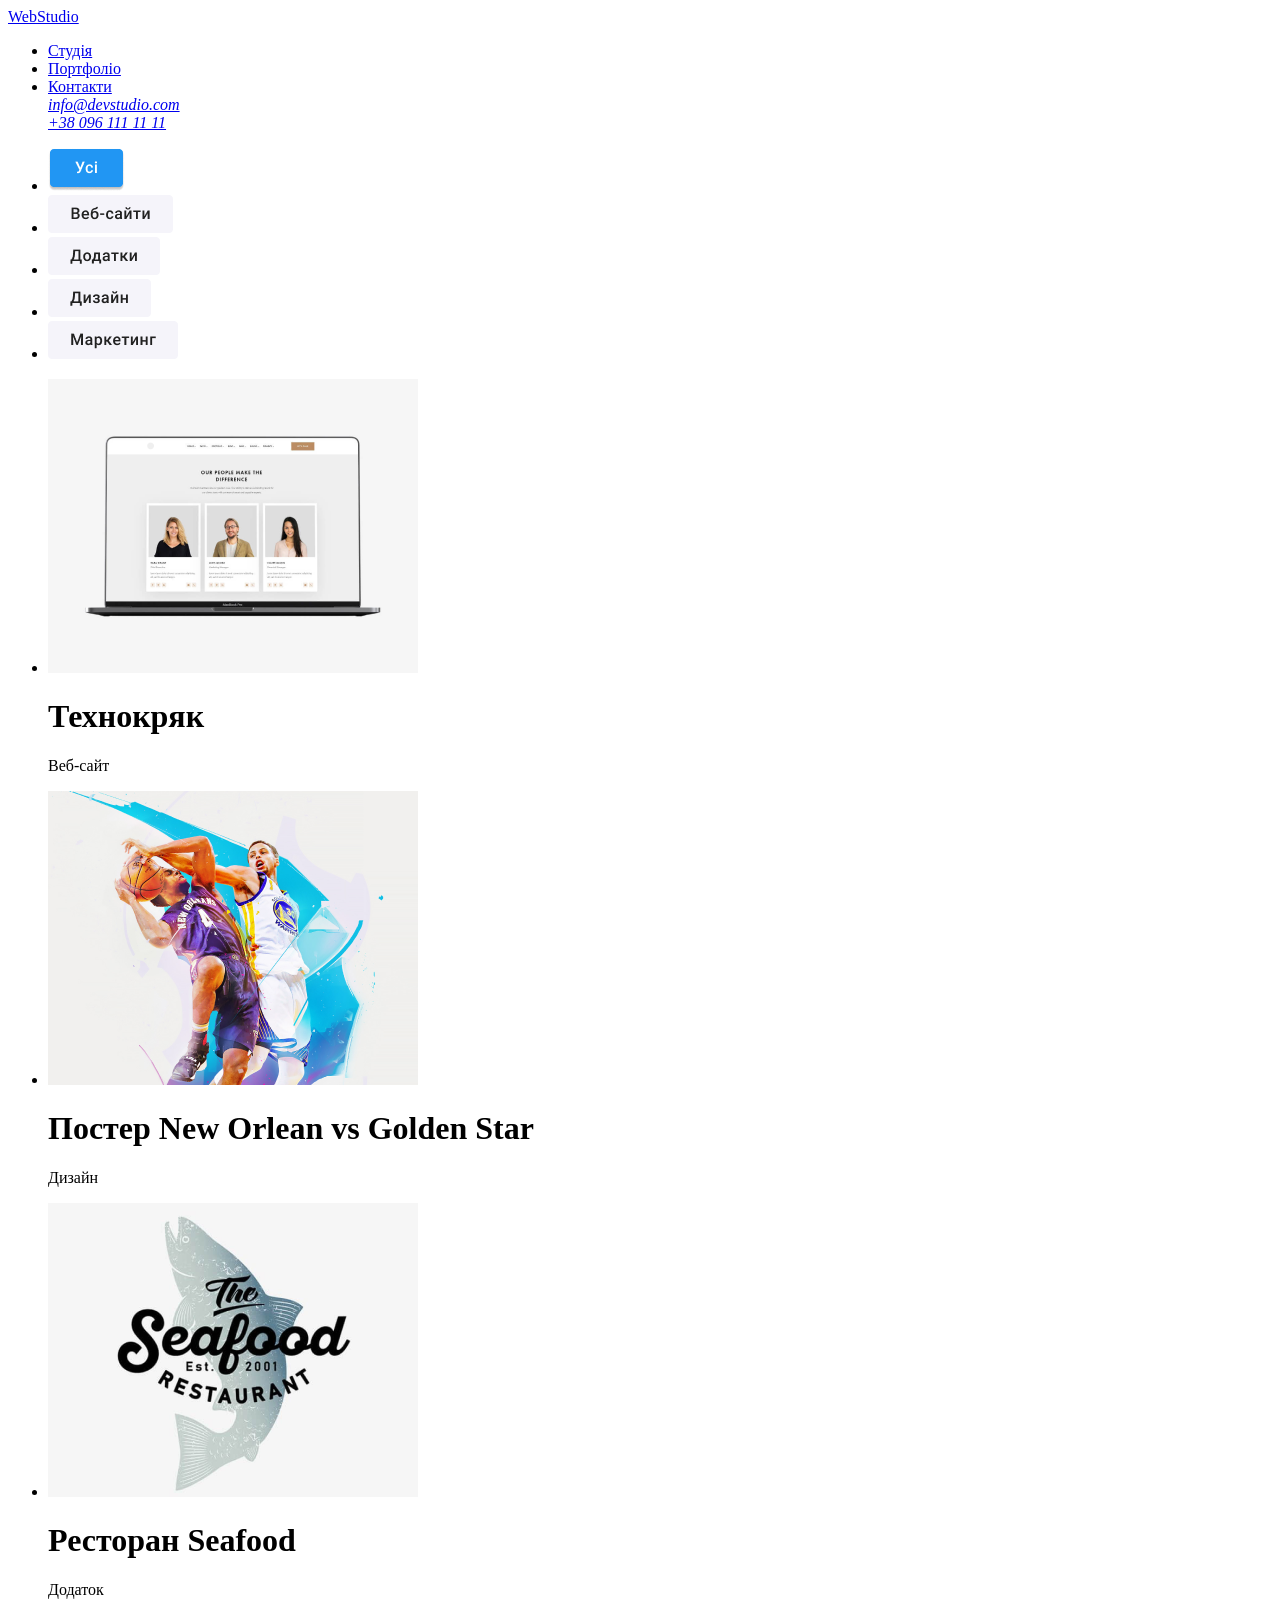
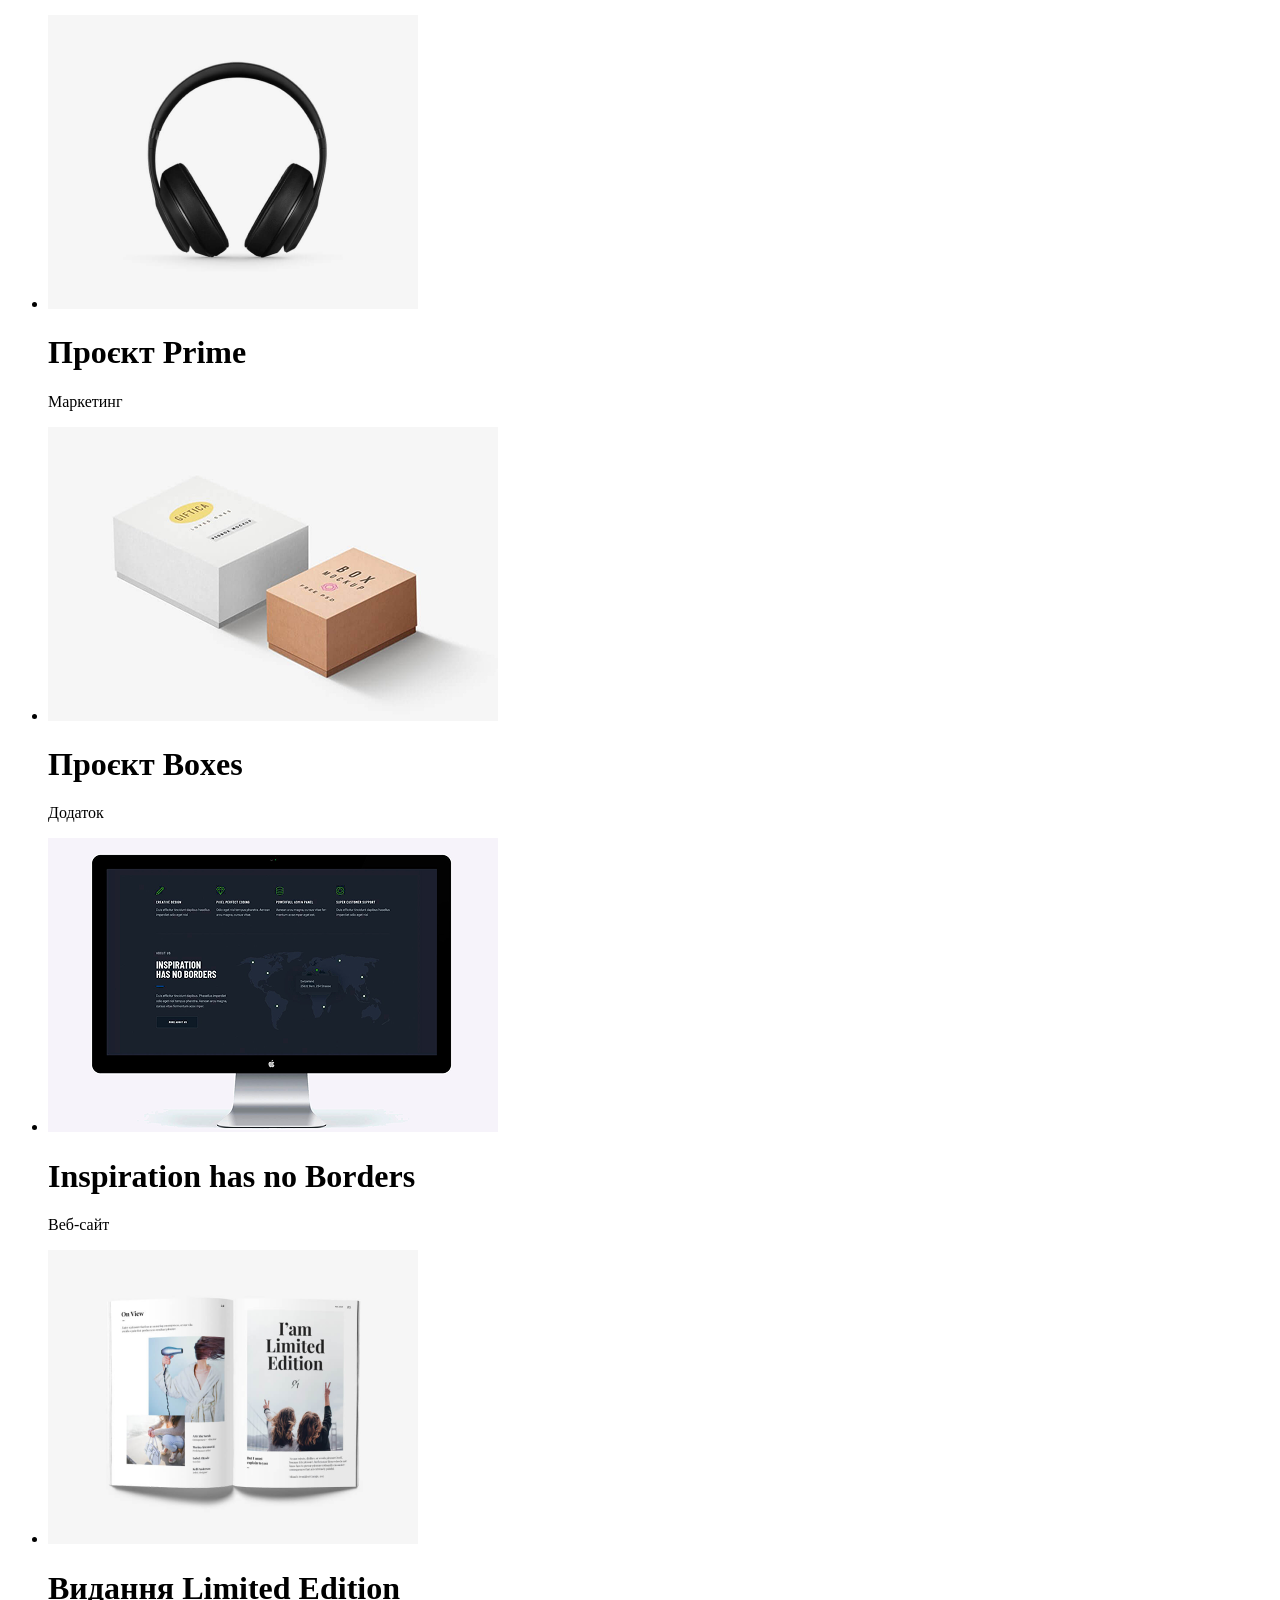
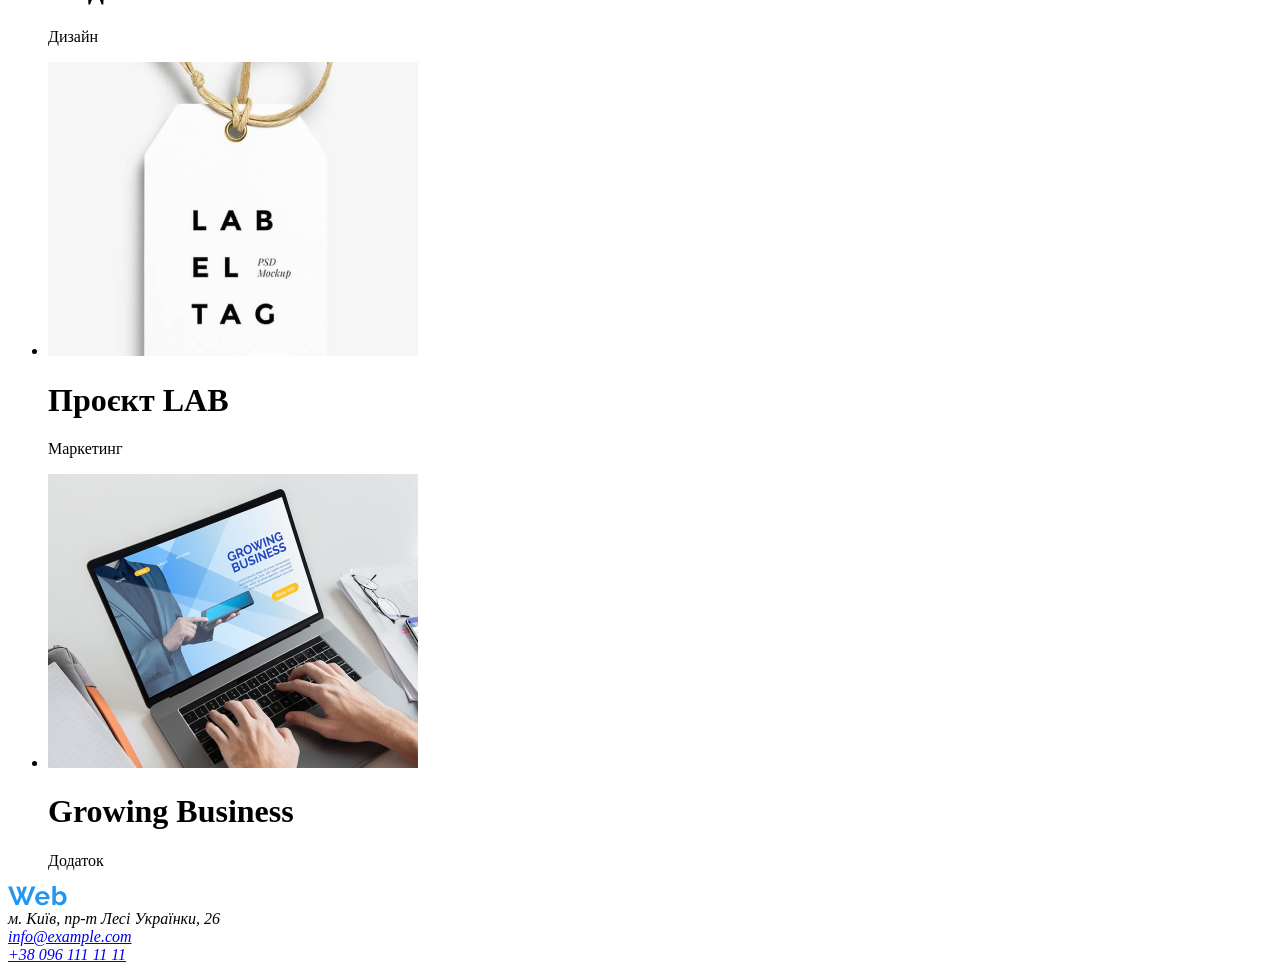
<file: photoblog/portfolio.html>
<!DOCTYPE html>
<html lang="en">
<head>
    <meta charset="UTF-8">
    <meta name="viewport" content="width=device-width, initial-scale=1.0">
    <title>Document</title>
    
</head>
<body>
    <header>
        <a href="/WebStudio">WebStudio</a>
        <ul>
            <li><a href="/Студія">Студія</a></li>
            <li><a href="/Портфоліо">Портфоліо</a></li>
            <li><a href="/Контакти">Контакти</a></li>
            <address><a href="info@devstudio.com">info@devstudio.com</a></address>
            <address><a href="tel:+38 096 111 11 11">+38 096 111 11 11</a></address>
        </ul>
    </header>
    <main>
        <ul>
            <li><img src="/img/all.png" alt=""></li>
            <li><img src="/img/cites.png" alt=""></li>
            <li><img src="/img/programes.png" alt=""></li>
            <li><img src="/img/sizanes.png" alt=""></li>
            <li><img src="/img/marekt.png" alt=""></li>
        </ul>
        <ul>
            <li>
                <img src="/img/notebook.png" alt="">
                <h1>Технокряк</h1>
                <p>Веб-сайт</p>
            </li>
            <li>
                <img src="/img/basketball.png" alt="">
                <h1>Постер New Orlean vs Golden Star</h1>
                <p>Дизайн</p>
            </li>
            <li>
                <img src="/img/resturant.png" alt="">
                <h1>Ресторан Seafood</h1>
                <p>Додаток</p>
            </li>
            <li>
                <img src="/img/headphone.png" alt="">
                <h1>Проєкт Prime</h1>
                <p>Маркетинг</p>
            </li>
            <li>
                <img src="/img/blocks.png" alt="">
                <h1>Проєкт Boxes</h1>
                <p>Додаток</p>
            </li>
            <li>
                <img src="/img/computer.png" alt="">
                <h1>Inspiration has no Borders</h1>
                <p>Веб-сайт</p>
            </li>
            <li>
                <img src="/img/book.png" alt="">
                <h1>Видання Limited Edition</h1>
                <p>Дизайн</p>
            </li>
            <li>
                <img src="/img/labeltag.png" alt="">
                <h1>Проєкт LAB</h1>
                <p>Маркетинг</p>
            </li>
            <li>
                <img src="/img/work.png" alt="">
                <h1>Growing Business</h1>
                <p>Додаток</p>
            </li>
        </ul>
    </main>
    <footer>
        <img src="/img/WebStudio.png" alt="">
        <address>м. Київ, пр-т Лесі Українки, 26</address>
        <address><a href="info@example.com">info@example.com</a></address>
        <address><a href="tel:+38 096 111 11 11">+38 096 111 11 11</a></address>
       
    </footer>
</body>
</html>
</file>
<file: css/style.css>
.index-page .clients__title, .index-page .team__title {
  font-family: Roboto;
  font-weight: 700;
  font-size: 36px;
  text-align: center;
}
.index-page .team__card-subtitle {
  font-family: Roboto;
  font-weight: 400;
  font-size: 16px;
}
.index-page .portfolio-page .footer__mailing-btn, .portfolio-page .index-page .footer__mailing-btn, .index-page .portfolio-page .btns__btn:hover, .portfolio-page .index-page .btns__btn:hover, .index-page .footer__mailing-btn, .index-page .modal__btn, .index-page .hero__btn {
  background-color: #2196F3;
  border-radius: 4px;
  border: none;
  color: #FFFFFF;
}
.index-page .page-header {
  display: flex;
  align-items: center;
  justify-content: space-between;
  position: relative;
  z-index: 10;
  height: 80px;
}
.index-page .logo {
  color: #212121;
  font-family: Raleway;
  font-weight: 700;
  font-size: 24px;
}
.index-page .logo__label {
  color: #2196F3;
}
.index-page .nav__list {
  display: none;
}
.index-page .info {
  display: none;
}
.index-page .menu-overlay {
  display: flex;
  flex-direction: column;
  justify-content: space-between;
  position: absolute;
  top: 0;
  left: 0;
  right: 0;
  bottom: 0;
  background-color: #FFFFFF;
  transform: translateX(-100%);
  transition: transform 0.4s ease-in-out;
  z-index: 100;
  padding: 10px 15px 10px 25px;
  overflow-y: auto;
  gap: 60px;
}
.index-page .menu-overlay.active {
  transform: translateX(0);
}
.index-page .hamburger-btn {
  position: relative;
  width: 40px;
  height: 40px;
  display: flex;
  flex-direction: column;
  align-items: center;
  justify-content: center;
  gap: 4px;
  background-color: transparent;
  border: none;
  padding: 0;
}
.index-page .menu__list {
  display: flex;
  flex-direction: column;
  gap: 46px;
  margin-top: 0;
  padding: 0;
  margin: 0;
}
.index-page .menu__link {
  font-weight: 500;
  font-size: 40px;
  color: #212121;
}
.index-page .menu__link:hover {
  color: #2196F3;
}
.index-page .menu__info {
  padding: 0;
  display: flex;
  flex-direction: column;
  gap: 44px;
  margin: 0;
}
.index-page .menu__tel {
  font-weight: 500;
  font-size: 34px;
  color: #2196F3;
  margin: 0;
  -webkit-text-fill-color: #2196F3;
}
.index-page .menu__email {
  font-weight: 500;
  font-size: 24px;
  color: #757575;
  margin: 0;
}
.index-page .menu__socials-list {
  display: flex;
  flex-wrap: wrap;
  gap: 20px;
  padding: 0;
  margin-top: 60px;
}
.index-page .menu__socials-item {
  position: relative;
}
.index-page .menu__socials-item::after {
  content: "";
  display: inline-block;
  width: 1px;
  height: 22px;
  background-color: rgba(33, 33, 33, 0.2);
  margin-left: 11px;
  position: absolute;
}
.index-page .menu__socials-item:last-child::after {
  content: none;
}
.index-page .menu__socials-link {
  font-weight: 500;
  font-size: 18px;
  color: #2196F3;
}
.index-page .menu__btn {
  background-color: transparent;
  border: none;
  width: 40px;
  height: 40px;
  margin-top: 10px;
  display: block;
  margin-left: auto;
}
.index-page .menu__btn:hover {
  fill: #2196F3;
}
.index-page .menu__active {
  color: #2196F3;
}
@media (min-width: 768px) {
  .index-page .hamburger-btn {
    display: none;
  }
  .index-page .nav__list {
    display: flex;
    gap: 55px;
    padding-left: 0;
  }
  .index-page .nav__link {
    color: #212121;
    font-weight: 500;
    font-size: 14px;
    position: relative;
    transition-duration: 1.5s;
  }
  .index-page .nav__link::after {
    content: "";
    width: 100%;
    height: 4px;
    background-color: #2196F3;
    position: absolute;
    border-radius: 2px;
    display: flex;
    transform: translateY(0);
    transition-duration: 1s;
    opacity: 0;
  }
  .index-page .nav__link:hover::after {
    transform: translateY(27px);
    z-index: 1;
    opacity: 1;
  }
  .index-page .nav__link:hover {
    color: #2196F3;
  }
  .index-page .info {
    display: flex;
    flex-direction: column;
    gap: 15px;
  }
  .index-page .info__svg {
    fill: #757575;
  }
  .index-page .info__item {
    display: flex;
    align-items: center;
    gap: 10px;
  }
  .index-page .info__item:hover .info__svg {
    fill: #2196F3;
  }
  .index-page .info__item:hover p {
    -webkit-text-fill-color: #2196F3;
  }
  .index-page .info__email {
    color: #757575;
    font-weight: 500;
    font-size: 14px;
    margin: 0;
  }
  .index-page .info__tel {
    color: #757575;
    font-weight: 500;
    font-size: 14px;
    margin: 0;
    -webkit-text-fill-color: #757575;
  }
}
@media (min-width: 1024px) {
  .index-page .info {
    flex-direction: row;
    gap: 30px;
  }
}
.index-page .clients__title, .index-page .team__title {
  font-family: Roboto;
  font-weight: 700;
  font-size: 36px;
  text-align: center;
}
.index-page .team__card-subtitle {
  font-family: Roboto;
  font-weight: 400;
  font-size: 16px;
}
.index-page .portfolio-page .footer__mailing-btn, .portfolio-page .index-page .footer__mailing-btn, .index-page .portfolio-page .btns__btn:hover, .portfolio-page .index-page .btns__btn:hover, .index-page .footer__mailing-btn, .index-page .modal__btn, .index-page .hero__btn {
  background-color: #2196F3;
  border-radius: 4px;
  border: none;
  color: #FFFFFF;
}
.index-page .hero {
  display: flex;
  flex-direction: column;
  align-items: center;
  justify-content: center;
  background-image: linear-gradient(to right, rgba(47, 48, 58, 0.4), rgba(47, 48, 58, 0.4)), url(../img/bg.jpg);
  background-size: cover;
  background-position: center;
  background-repeat: no-repeat;
  height: 400px;
}
.index-page .hero__title {
  color: #FFFFFF;
  font-weight: 900;
  font-size: 26px;
  max-width: 360px;
  text-align: center;
}
.index-page .hero__btn {
  width: 200px;
  height: 50px;
  box-shadow: 0 4px 4px 0 rgba(0, 0, 0, 0.1490196078);
  font-weight: 700;
}
.index-page .back-drop {
  position: fixed;
  width: 100vw;
  height: 100vh;
  background-color: rgba(0, 0, 0, 0.2);
  top: 50%;
  left: 50%;
  transform: translate(-50%, -50%);
  z-index: 999;
}
.index-page .back-drop:not(.is-hidden) .modal {
  transform: translate(-50%, -50%);
  opacity: 1;
}
.index-page .back-drop .modal.show {
  opacity: 1;
  transform: translateY();
}
.index-page .is-hidden {
  opacity: 0;
  pointer-events: none;
}
.index-page .modal {
  position: fixed;
  top: 50%;
  left: 50%;
  transform: translate(-50%, 50vh);
  max-width: 450px;
  width: 95%;
  height: 609px;
  background-color: white;
  transform: translate(-50%, 100%);
  transition: all ease-in-out 0.5s;
  padding: 5px;
}
.index-page .modal__close {
  background-color: transparent;
  width: 30px;
  height: 30px;
  border-radius: 100px;
  border-color: rgba(0, 0, 0, 0.1);
  display: flex;
  align-items: center;
  justify-content: center;
  margin-left: auto;
}
.index-page .modal__close:hover {
  fill: #2196F3;
}
.index-page .modal__title {
  margin-left: auto;
  margin-right: auto;
  text-align: center;
  color: #212121;
  font-weight: 700;
  font-size: 20px;
  max-width: 370px;
}
.index-page .modal__btn-wrapper {
  display: flex;
  justify-content: center;
  margin-top: 30px;
}
.index-page .modal__btn {
  width: 200px;
  height: 50px;
  box-shadow: 0 2px 1px 0 rgba(0, 0, 0, 0.2);
}
.index-page .modal__content {
  margin-top: 20px;
  display: flex;
  justify-content: center;
  align-items: center;
  gap: 8px;
}
.index-page .modal__text {
  text-align: center;
  font-size: 14px;
  color: #757575;
  margin: 0;
}
.index-page .modal__text-wrapper {
  color: #2196F3;
  border-bottom: solid 1px #2196F3;
}
.index-page .form {
  display: flex;
  flex-direction: column;
  align-items: center;
  gap: 12px;
}
.index-page .form__item {
  display: flex;
  flex-direction: column;
  gap: 6px;
  position: relative;
}
.index-page .form__label {
  font-size: 12px;
  font-weight: 400;
  color: #757575;
}
.index-page .form__input {
  max-width: 370px;
  height: 40px;
  width: 85vw;
  border-radius: 4px;
  border-color: rgba(33, 33, 33, 0.2);
  padding-left: 40px;
}
.index-page .form__input-comment {
  max-width: 370px;
  min-height: 120px;
  max-height: 120px;
  width: 85vw;
  border-radius: 4px;
  border-color: rgba(33, 33, 33, 0.2);
  font-size: 12px;
  font-weight: 400;
  color: #757575;
  padding: 16px 13px;
}
.index-page .form__svg {
  position: absolute;
  top: 32px;
  left: 11px;
}
.index-page .form__input:focus {
  outline: 1px solid #2196F3;
}
.index-page .form__input-comment:focus {
  outline: 1px solid #2196F3;
}
.index-page .form__item:focus-within svg {
  fill: #2196F3;
}
.index-page .about {
  display: grid;
  grid-template-columns: repeat(1, 1fr);
  gap: 30px;
  align-items: baseline;
  justify-content: center;
  margin-top: 60px;
}
.index-page .about__item:nth-child(1)::before {
  content: url(../img/antenna.png);
  display: flex;
  height: 120px;
  background-color: #F5F4FA;
  justify-content: center;
  align-items: center;
  margin-left: auto;
  margin-right: auto;
}
.index-page .about__item:nth-child(2)::before {
  content: url(../img/clock.png);
  display: flex;
  height: 120px;
  background-color: #F5F4FA;
  justify-content: center;
  align-items: center;
  margin-left: auto;
  margin-right: auto;
}
.index-page .about__item:nth-child(3)::before {
  content: url(../img/diagram.png);
  display: flex;
  height: 120px;
  background-color: #F5F4FA;
  justify-content: center;
  align-items: center;
  margin-left: auto;
  margin-right: auto;
}
.index-page .about__item:nth-child(4)::before {
  content: url(../img/astronaut.png);
  display: flex;
  height: 120px;
  background-color: #F5F4FA;
  justify-content: center;
  align-items: center;
  margin-left: auto;
  margin-right: auto;
}
.index-page .about__title {
  color: #212121;
  font-size: 16px;
  font-weight: 700;
  text-align: center;
}
.index-page .about__text {
  color: #757575;
  font-size: 14px;
  font-weight: 400;
  display: block;
  max-width: 450px;
}
.index-page .activities {
  display: none;
}
.index-page .team {
  background-color: #F5F4FA;
  padding-bottom: 60px;
  padding-top: 66px;
  margin-top: 60px;
}
.index-page .team__img {
  width: 100%;
  height: auto;
  margin-bottom: 33px;
}
.index-page .team__card {
  width: 100%;
  box-shadow: 0 2px 1px 0 rgba(0, 0, 0, 0.2);
}
.index-page .team__card-title {
  font-weight: 500;
  font-size: 16px;
  color: #212121;
  text-align: center;
  margin-top: 0;
}
.index-page .team__card-subtitle {
  color: #757575;
  text-align: center;
  margin-bottom: 35px;
}
.index-page .team__cards {
  display: grid;
  grid-template-columns: repeat(1, 1fr);
  align-items: center;
  justify-content: center;
  gap: 30px;
}
.index-page .team__social-networks {
  display: flex;
  justify-content: center;
  gap: 10px;
  margin-bottom: 24px;
}
.index-page .team__svg-wrapper {
  width: 44px;
  height: 44px;
  border: none;
  border-radius: 100px;
  display: flex;
  justify-content: center;
  align-items: center;
  position: relative;
  overflow: hidden;
}
.index-page .team__svg-wrapper:hover {
  background-color: #2196F3;
}
.index-page .team__svg-wrapper:hover .team__svg {
  fill: #FFFFFF;
}
.index-page .team__svg-wrapper:hover::after {
  content: "";
  width: 100px;
  height: 20px;
  background: #2196F3;
  background: linear-gradient(0deg, rgba(33, 150, 243, 0) 0%, rgb(135, 195, 255) 50%, rgba(33, 150, 243, 0) 100%);
  position: absolute;
  animation-name: shine;
  animation-duration: 1s;
  animation-timing-function: linear;
  animation-iteration-count: infinite;
  right: 40px;
}
.index-page .team__svg {
  fill: #AFB1B8;
  position: relative;
  z-index: 2;
}
@keyframes shine {
  0% {
    transform: translateX(0) rotate(-40deg);
  }
  100% {
    transform: translateX(100px) rotate(-40deg);
  }
}
.index-page .clients__list {
  display: grid;
  grid-template-columns: repeat(2, 1fr);
  justify-content: center;
  align-items: center;
  gap: 15px;
  padding-left: 0px;
  margin-bottom: 94px;
}
.index-page .clients__item {
  width: 100%;
  min-height: 92px;
  height: auto;
  border: 1px solid #AFB1B8;
  border-radius: 4px;
  display: flex;
  justify-content: center;
  align-items: center;
}
.index-page .clients__item:hover {
  border: 1px solid #2196F3;
}
.index-page .clients__item:hover .clients__svg {
  fill: #2196F3;
  transform: scale(1.2);
}
.index-page .clients__svg {
  fill: #AFB1B8;
  transition: 0.5s;
}
@media (max-width: 420px) {
  .index-page .modal__content {
    flex-direction: column-reverse;
  }
  .index-page .modal__btn-wrapper {
    margin-top: 10px;
  }
}
@media (min-width: 576px) {
  .index-page .clients__list {
    display: grid;
    grid-template-columns: 210px 210px;
  }
  .index-page .clients__item {
    width: 100%;
  }
  .index-page .about {
    grid-template-columns: repeat(2, 1fr);
    margin-top: 30px;
  }
  .index-page .about__item::before {
    width: 100%;
  }
  .index-page .about__text {
    max-width: 354px;
  }
  .index-page .team__cards {
    grid-template-columns: repeat(2, 1fr);
  }
  .index-page .clients__list {
    grid-template-columns: repeat(3, 1fr);
  }
}
@media (min-width: 768px) {
  .index-page .hero {
    height: 400px;
    background-position: 50% 40%;
  }
  .index-page .clients__list {
    gap: 30px;
  }
}
@media (min-width: 1024px) {
  .index-page .hero {
    height: 600px;
    background-position: 50% 40%;
  }
  .index-page .modal {
    min-width: 528px;
    min-height: 581px;
  }
  .index-page .modal__title {
    max-width: none;
  }
  .index-page .modal__content {
    margin-top: 25px;
  }
  .index-page .form__input {
    min-width: 448px;
  }
  .index-page .form__input-comment {
    min-width: 448px;
  }
  .index-page .content {
    margin-top: 25px;
  }
  .index-page .about {
    align-items: baseline;
    justify-content: center;
    grid-template-columns: repeat(3, 1fr);
  }
  .index-page .about__item {
    width: 100%;
    height: auto;
  }
  .index-page .about__item::before {
    width: 100%;
  }
  .index-page .about__text {
    max-width: 270px;
    text-align: start;
  }
  .index-page .about__title {
    text-align: start;
  }
  .index-page .activities {
    display: block;
    margin-top: 100px;
  }
  .index-page .activities__title {
    font-weight: 700;
    font-size: 36px;
    text-align: center;
    margin-top: 0;
  }
  .index-page .activities__list {
    display: flex;
    gap: 30px;
    justify-content: center;
    padding-left: 0;
  }
  .index-page .activities__img {
    width: 100%;
    height: auto;
  }
  .index-page .activities__item {
    position: relative;
  }
  .index-page .activities__text {
    position: absolute;
    background-color: rgba(47, 48, 58, 0.8);
    width: 100%;
    text-align: center;
    padding: 30px;
    margin-top: 0;
    bottom: -10px;
    text-transform: uppercase;
    font-weight: 700;
    font-size: 14px;
    color: #FFFFFF;
  }
  .index-page .team__cards {
    grid-template-columns: repeat(3, 1fr);
  }
  .index-page .clients__list {
    grid-template-columns: repeat(6, 1fr);
  }
}
@media (min-width: 1200px) {
  .index-page .about {
    grid-template-columns: repeat(4, 270px);
  }
  .index-page .team__cards {
    grid-template-columns: repeat(4, 270px);
  }
}
.index-page .team__title, .index-page .clients__title {
  font-family: Roboto;
  font-weight: 700;
  font-size: 36px;
  text-align: center;
}
.index-page .team__card-subtitle {
  font-family: Roboto;
  font-weight: 400;
  font-size: 16px;
}
.index-page .portfolio-page .footer__mailing-btn, .portfolio-page .index-page .footer__mailing-btn, .index-page .portfolio-page .btns__btn:hover, .portfolio-page .index-page .btns__btn:hover, .index-page .footer__mailing-btn, .index-page .hero__btn, .index-page .modal__btn {
  background-color: #2196F3;
  border-radius: 4px;
  border: none;
  color: #FFFFFF;
}
.index-page .footer {
  background-color: #2F303A;
  padding-top: 64px;
  padding-bottom: 60px;
}
.index-page .footer__wrapper {
  display: flex;
  flex-direction: column;
  justify-content: center;
  align-items: center;
  gap: 63px;
}
.index-page .footer__logo {
  color: #FFFFFF;
  margin-bottom: 19px;
}
.index-page .footer__info {
  display: flex;
  flex-direction: column;
  align-items: center;
  justify-content: center;
}
.index-page .footer__address {
  font-weight: 400;
  font-size: 14px;
  color: #FFFFFF;
  margin-bottom: 8px;
}
.index-page .footer__email {
  font-weight: 400;
  font-size: 14px;
  color: rgba(255, 255, 255, 0.6);
  margin-bottom: 8px;
}
.index-page .footer__tel {
  font-weight: 400;
  font-size: 14px;
  -webkit-text-fill-color: rgba(255, 255, 255, 0.6);
}
.index-page .footer__socials {
  display: flex;
  flex-direction: column;
  align-items: center;
  justify-content: center;
  gap: 20px;
}
.index-page .footer__socials-title {
  font-weight: 700;
  font-size: 14px;
  color: #FFFFFF;
  text-transform: uppercase;
  margin-bottom: 0;
}
.index-page .footer__socials-content {
  display: flex;
  gap: 10px;
}
.index-page .footer__socials-svg {
  fill: #FFFFFF;
  z-index: 2;
}
.index-page .footer__socials-item {
  width: 44px;
  height: 44px;
  border: none;
  border-radius: 100px;
  background-color: rgba(255, 255, 255, 0.1);
  display: flex;
  justify-content: center;
  align-items: center;
  position: relative;
  overflow: hidden;
}
.index-page .footer__socials-item:hover {
  background-color: #2196F3;
}
.index-page .footer__socials-item:hover .team__svg {
  fill: #FFFFFF;
}
.index-page .footer__socials-item:hover::after {
  content: "";
  width: 100px;
  height: 20px;
  background: #2196F3;
  background: linear-gradient(0deg, rgba(33, 150, 243, 0) 0%, rgb(135, 195, 255) 50%, rgba(33, 150, 243, 0) 100%);
  position: absolute;
  transform: rotate(-40deg);
  animation-name: line;
  z-index: 0;
  transition-duration: 1s;
  position: absolute;
  animation-name: shine;
  animation-duration: 1s;
  animation-timing-function: linear;
  animation-iteration-count: infinite;
  right: 40px;
}
.index-page .footer__mailing {
  display: flex;
  flex-direction: column;
  align-items: center;
  justify-content: center;
  gap: 20px;
}
.index-page .footer__mailing-title {
  font-weight: 700;
  font-size: 14px;
  color: #FFFFFF;
  text-transform: uppercase;
  margin-bottom: 0;
}
.index-page .footer__mailing-content {
  display: flex;
  flex-direction: column;
  align-items: center;
  gap: 20px;
}
.index-page .footer__mailing-input {
  max-width: 450px;
  width: 95vw;
  height: 50px;
  display: flex;
  background-color: transparent;
  border: 1px solid rgba(255, 255, 255, 0.3);
}
.index-page .footer__mailing-input::-moz-placeholder {
  color: rgba(255, 255, 255, 0.6);
  padding-left: 16px;
}
.index-page .footer__mailing-input::placeholder {
  color: rgba(255, 255, 255, 0.6);
  padding-left: 16px;
}
.index-page .footer__mailing-btn {
  width: 200px;
  height: 50px;
  border: none;
  display: flex;
  justify-content: center;
  align-items: center;
  gap: 13px;
}
@keyframes shine {
  0% {
    transform: translateX(0) rotate(-40deg);
  }
  100% {
    transform: translateX(100px) rotate(-40deg);
  }
}
@media (min-width: 567px) {
  .index-page .footer__wrapper {
    flex-direction: row;
    flex-wrap: wrap;
    -moz-column-gap: 178px;
         column-gap: 178px;
    align-items: baseline;
  }
}
@media (min-width: 1200px) {
  .index-page .footer__wrapper {
    flex-wrap: nowrap;
    gap: 93px;
  }
  .index-page .footer__info {
    align-items: start;
  }
  .index-page .footer__socials {
    align-items: start;
  }
  .index-page .footer__mailing {
    align-items: start;
  }
  .index-page .footer__mailing-content {
    flex-direction: row;
    gap: 20px;
  }
  .index-page .footer__mailing-input {
    max-width: 358px;
  }
}

.portfolio-page .index-page .team__title, .index-page .portfolio-page .team__title, .portfolio-page .index-page .clients__title, .index-page .portfolio-page .clients__title {
  font-family: Roboto;
  font-weight: 700;
  font-size: 36px;
  text-align: center;
}
.portfolio-page .index-page .team__card-subtitle, .index-page .portfolio-page .team__card-subtitle {
  font-family: Roboto;
  font-weight: 400;
  font-size: 16px;
}
.portfolio-page .footer__mailing-btn, .portfolio-page .btns__btn:hover, .portfolio-page .index-page .hero__btn, .index-page .portfolio-page .hero__btn, .portfolio-page .index-page .modal__btn, .index-page .portfolio-page .modal__btn, .portfolio-page .index-page .footer__mailing-btn, .index-page .portfolio-page .footer__mailing-btn {
  background-color: #2196F3;
  border-radius: 4px;
  border: none;
  color: #FFFFFF;
}
.portfolio-page .header-wrapper {
  border-bottom: 1px solid #ECECEC;
}
.portfolio-page .page-header {
  display: flex;
  align-items: center;
  justify-content: space-between;
  position: relative;
  z-index: 10;
  height: 80px;
}
.portfolio-page .logo {
  color: #212121;
  font-family: Raleway;
  font-weight: 700;
  font-size: 24px;
}
.portfolio-page .logo__label {
  color: #2196F3;
}
.portfolio-page .nav__list {
  display: none;
}
.portfolio-page .info {
  display: none;
}
.portfolio-page .menu-overlay {
  display: flex;
  flex-direction: column;
  justify-content: space-between;
  position: absolute;
  top: 0;
  left: 0;
  right: 0;
  bottom: 0;
  background-color: #FFFFFF;
  transform: translateX(-100%);
  transition: transform 0.4s ease-in-out;
  z-index: 100;
  padding: 10px 15px 10px 25px;
  overflow-y: auto;
  gap: 60px;
}
.portfolio-page .menu-overlay.active {
  transform: translateX(0);
}
.portfolio-page .hamburger-btn {
  position: relative;
  width: 40px;
  height: 40px;
  display: flex;
  flex-direction: column;
  align-items: center;
  justify-content: center;
  gap: 4px;
  background-color: transparent;
  border: none;
  padding: 0;
}
.portfolio-page .menu__list {
  display: flex;
  flex-direction: column;
  gap: 46px;
  margin-top: 0;
  padding: 0;
  margin: 0;
}
.portfolio-page .menu__link {
  font-weight: 500;
  font-size: 40px;
  color: #212121;
}
.portfolio-page .menu__link:hover {
  color: #2196F3;
}
.portfolio-page .menu__info {
  padding: 0;
  display: flex;
  flex-direction: column;
  gap: 44px;
  margin: 0;
}
.portfolio-page .menu__tel {
  font-weight: 500;
  font-size: 34px;
  color: #2196F3;
  margin: 0;
  -webkit-text-fill-color: #2196F3;
}
.portfolio-page .menu__email {
  font-weight: 500;
  font-size: 24px;
  color: #757575;
  margin: 0;
}
.portfolio-page .menu__socials-list {
  display: flex;
  flex-wrap: wrap;
  gap: 20px;
  padding: 0;
  margin-top: 60px;
}
.portfolio-page .menu__socials-item {
  position: relative;
}
.portfolio-page .menu__socials-item::after {
  content: "";
  display: inline-block;
  width: 1px;
  height: 22px;
  background-color: rgba(33, 33, 33, 0.2);
  margin-left: 11px;
  position: absolute;
}
.portfolio-page .menu__socials-item:last-child::after {
  content: none;
}
.portfolio-page .menu__socials-link {
  font-weight: 500;
  font-size: 18px;
  color: #2196F3;
}
.portfolio-page .menu__btn {
  background-color: transparent;
  border: none;
  width: 40px;
  height: 40px;
  margin-top: 10px;
  display: block;
  margin-left: auto;
}
.portfolio-page .menu__btn:hover {
  fill: #2196F3;
}
.portfolio-page .menu__active {
  color: #2196F3;
}
@media (min-width: 768px) {
  .portfolio-page .hamburger-btn {
    display: none;
  }
  .portfolio-page .nav__list {
    display: flex;
    gap: 55px;
    padding-left: 0;
  }
  .portfolio-page .nav__link {
    color: #212121;
    font-weight: 500;
    font-size: 14px;
    position: relative;
    transition-duration: 1.5s;
  }
  .portfolio-page .nav__link::after {
    content: "";
    width: 100%;
    height: 4px;
    background-color: #2196F3;
    position: absolute;
    border-radius: 2px;
    display: flex;
    transform: translateY(0);
    transition-duration: 1s;
    opacity: 0;
  }
  .portfolio-page .nav__link:hover::after {
    transform: translateY(27px);
    z-index: 1;
    opacity: 1;
  }
  .portfolio-page .nav__link:hover {
    color: #2196F3;
  }
  .portfolio-page .info {
    display: flex;
    flex-direction: column;
    gap: 15px;
  }
  .portfolio-page .info__svg {
    fill: #757575;
  }
  .portfolio-page .info__item {
    display: flex;
    align-items: center;
    gap: 10px;
  }
  .portfolio-page .info__item:hover .info__svg {
    fill: #2196F3;
  }
  .portfolio-page .info__item:hover p {
    -webkit-text-fill-color: #2196F3;
  }
  .portfolio-page .info__email {
    color: #757575;
    font-weight: 500;
    font-size: 14px;
    margin: 0;
  }
  .portfolio-page .info__tel {
    color: #757575;
    font-weight: 500;
    font-size: 14px;
    margin: 0;
    -webkit-text-fill-color: #757575;
  }
}
@media (min-width: 1024px) {
  .portfolio-page .info {
    flex-direction: row;
    gap: 30px;
  }
}
.portfolio-page .index-page .team__title, .index-page .portfolio-page .team__title, .portfolio-page .index-page .clients__title, .index-page .portfolio-page .clients__title {
  font-family: Roboto;
  font-weight: 700;
  font-size: 36px;
  text-align: center;
}
.portfolio-page .index-page .team__card-subtitle, .index-page .portfolio-page .team__card-subtitle {
  font-family: Roboto;
  font-weight: 400;
  font-size: 16px;
}
.portfolio-page .footer__mailing-btn, .portfolio-page .btns__btn:hover, .portfolio-page .index-page .hero__btn, .index-page .portfolio-page .hero__btn, .portfolio-page .index-page .modal__btn, .index-page .portfolio-page .modal__btn, .portfolio-page .index-page .footer__mailing-btn, .index-page .portfolio-page .footer__mailing-btn {
  background-color: #2196F3;
  border-radius: 4px;
  border: none;
  color: #FFFFFF;
}
.portfolio-page .btns {
  display: flex;
  justify-content: start;
  flex-wrap: wrap;
  gap: 8px;
  margin-top: 60px;
  margin-bottom: 40px;
}
.portfolio-page .btns__btn {
  height: 38px;
  border: none;
  background-color: #F5F4FA;
  color: #212121;
  font-weight: 500;
  font-size: 16px;
  transition-duration: 0.5s;
}
.portfolio-page .btns__btn:nth-child(1) {
  width: 73px;
}
.portfolio-page .btns__btn:nth-child(2) {
  width: 125px;
}
.portfolio-page .btns__btn:nth-child(3) {
  width: 112px;
}
.portfolio-page .btns__btn:nth-child(4) {
  width: 103px;
}
.portfolio-page .btns__btn:nth-child(5) {
  width: 130px;
}
.portfolio-page .grids {
  display: grid;
  grid-template-columns: repeat(1, 1fr);
  gap: 34px;
  margin-bottom: 94px;
}
.portfolio-page .grids__item {
  border: 1px solid #EEEEEE;
  max-width: 575px;
  width: 100%;
  margin-left: auto;
  margin-right: auto;
}
.portfolio-page .grids__item:hover {
  box-shadow: 1px 4px 6px 0 rgba(0, 0, 0, 0.16);
}
.portfolio-page .grids__item:hover .grids__wrapper-text {
  transform: translateY(-100%);
}
.portfolio-page .grids__img img {
  width: 100%;
  height: auto;
}
.portfolio-page .grids__title {
  padding-left: 23px;
  color: #212121;
  font-weight: 700;
}
.portfolio-page .grids__subtitle {
  padding-left: 23px;
  font-size: 16px;
  color: #757575;
  font-weight: 400;
  margin-bottom: 30px;
}
.portfolio-page .grids__overlay {
  overflow: hidden;
  position: relative;
}
.portfolio-page .grids__wrapper-text {
  transform: translateY(0);
  transition-duration: 0.5s;
  position: absolute;
  display: flex;
  justify-content: center;
  align-items: center;
  width: 100%;
  height: 100%;
  background-color: rgba(33, 150, 243, 0.9);
  padding: 10px;
}
.portfolio-page .grids__overlay-text {
  text-align: start;
  font-size: 18px;
  font-weight: 400;
  color: #FFFFFF;
  max-width: 402px;
  padding: 10px;
  line-height: 28px;
}
@media (min-width: 605px) {
  .portfolio-page .btns {
    justify-content: center;
  }
}
@media (min-width: 768px) {
  .portfolio-page .grids {
    grid-template-columns: repeat(2, 1fr);
  }
  .portfolio-page .grids__overlay-text {
    max-width: 306px;
  }
  .portfolio-page .grids__overlay-text {
    position: relative;
    bottom: 10px;
  }
}
@media (min-width: 1024px) {
  .portfolio-page .grids {
    grid-template-columns: repeat(3, 1fr);
  }
  .portfolio-page .grids__item {
    max-height: 404px;
  }
  .portfolio-page .grids__text {
    margin-bottom: 0;
  }
  .portfolio-page .grids__overlay-text {
    max-width: 322px;
    position: static;
  }
}
.portfolio-page .index-page .team__title, .index-page .portfolio-page .team__title, .portfolio-page .index-page .clients__title, .index-page .portfolio-page .clients__title {
  font-family: Roboto;
  font-weight: 700;
  font-size: 36px;
  text-align: center;
}
.portfolio-page .index-page .team__card-subtitle, .index-page .portfolio-page .team__card-subtitle {
  font-family: Roboto;
  font-weight: 400;
  font-size: 16px;
}
.portfolio-page .footer__mailing-btn, .portfolio-page .index-page .hero__btn, .index-page .portfolio-page .hero__btn, .portfolio-page .index-page .modal__btn, .index-page .portfolio-page .modal__btn, .portfolio-page .index-page .footer__mailing-btn, .index-page .portfolio-page .footer__mailing-btn, .portfolio-page .btns__btn:hover {
  background-color: #2196F3;
  border-radius: 4px;
  border: none;
  color: #FFFFFF;
}
.portfolio-page .footer {
  background-color: #2F303A;
  padding-top: 64px;
  padding-bottom: 60px;
}
.portfolio-page .footer__wrapper {
  display: flex;
  flex-direction: column;
  justify-content: center;
  align-items: center;
  gap: 63px;
}
.portfolio-page .footer__logo {
  color: #FFFFFF;
  margin-bottom: 19px;
}
.portfolio-page .footer__info {
  display: flex;
  flex-direction: column;
  align-items: center;
  justify-content: center;
}
.portfolio-page .footer__address {
  font-weight: 400;
  font-size: 14px;
  color: #FFFFFF;
  margin-bottom: 8px;
}
.portfolio-page .footer__email {
  font-weight: 400;
  font-size: 14px;
  color: rgba(255, 255, 255, 0.6);
  margin-bottom: 8px;
}
.portfolio-page .footer__tel {
  font-weight: 400;
  font-size: 14px;
  -webkit-text-fill-color: rgba(255, 255, 255, 0.6);
}
.portfolio-page .footer__socials {
  display: flex;
  flex-direction: column;
  align-items: center;
  justify-content: center;
  gap: 20px;
}
.portfolio-page .footer__socials-title {
  font-weight: 700;
  font-size: 14px;
  color: #FFFFFF;
  text-transform: uppercase;
  margin-bottom: 0;
}
.portfolio-page .footer__socials-content {
  display: flex;
  gap: 10px;
}
.portfolio-page .footer__socials-svg {
  fill: #FFFFFF;
  z-index: 2;
}
.portfolio-page .footer__socials-item {
  width: 44px;
  height: 44px;
  border: none;
  border-radius: 100px;
  background-color: rgba(255, 255, 255, 0.1);
  display: flex;
  justify-content: center;
  align-items: center;
  position: relative;
  overflow: hidden;
}
.portfolio-page .footer__socials-item:hover {
  background-color: #2196F3;
}
.portfolio-page .footer__socials-item:hover .team__svg {
  fill: #FFFFFF;
}
.portfolio-page .footer__socials-item:hover::after {
  content: "";
  width: 100px;
  height: 20px;
  background: #2196F3;
  background: linear-gradient(0deg, rgba(33, 150, 243, 0) 0%, rgb(135, 195, 255) 50%, rgba(33, 150, 243, 0) 100%);
  position: absolute;
  transform: rotate(-40deg);
  animation-name: line;
  z-index: 0;
  transition-duration: 1s;
  position: absolute;
  animation-name: shine;
  animation-duration: 1s;
  animation-timing-function: linear;
  animation-iteration-count: infinite;
  right: 40px;
}
.portfolio-page .footer__mailing {
  display: flex;
  flex-direction: column;
  align-items: center;
  justify-content: center;
  gap: 20px;
}
.portfolio-page .footer__mailing-title {
  font-weight: 700;
  font-size: 14px;
  color: #FFFFFF;
  text-transform: uppercase;
  margin-bottom: 0;
}
.portfolio-page .footer__mailing-content {
  display: flex;
  flex-direction: column;
  align-items: center;
  gap: 20px;
}
.portfolio-page .footer__mailing-input {
  max-width: 450px;
  width: 95vw;
  height: 50px;
  display: flex;
  background-color: transparent;
  border: 1px solid rgba(255, 255, 255, 0.3);
}
.portfolio-page .footer__mailing-input::-moz-placeholder {
  color: rgba(255, 255, 255, 0.6);
  padding-left: 16px;
}
.portfolio-page .footer__mailing-input::placeholder {
  color: rgba(255, 255, 255, 0.6);
  padding-left: 16px;
}
.portfolio-page .footer__mailing-btn {
  width: 200px;
  height: 50px;
  border: none;
  display: flex;
  justify-content: center;
  align-items: center;
  gap: 13px;
}
@keyframes shine {
  0% {
    transform: translateX(0) rotate(-40deg);
  }
  100% {
    transform: translateX(100px) rotate(-40deg);
  }
}
@media (min-width: 567px) {
  .portfolio-page .footer__wrapper {
    flex-direction: row;
    flex-wrap: wrap;
    -moz-column-gap: 178px;
         column-gap: 178px;
    align-items: baseline;
  }
}
@media (min-width: 1200px) {
  .portfolio-page .footer__wrapper {
    flex-wrap: nowrap;
    gap: 93px;
  }
  .portfolio-page .footer__info {
    align-items: start;
  }
  .portfolio-page .footer__socials {
    align-items: start;
  }
  .portfolio-page .footer__mailing {
    align-items: start;
  }
  .portfolio-page .footer__mailing-content {
    flex-direction: row;
    gap: 20px;
  }
  .portfolio-page .footer__mailing-input {
    max-width: 358px;
  }
}

.container {
  padding: 0 15px;
  margin-left: auto;
  margin-right: auto;
  max-width: 768px;
}

@media (min-width: 768px) {
  .container {
    max-width: 1024px;
  }
}
@media (min-width: 1024px) {
  .container {
    max-width: 1200px;
  }
}
body {
  font-family: Roboto;
}

a {
  text-decoration: none;
}

li {
  list-style: none;
}/*# sourceMappingURL=style.css.map */
</file>
<file: photoblog/style.css>
:root{
    --color: #2196F3;
    --black: #212121;
    --gray: #757575;
    --backround-color: #2F303A;
    --white: #FFFFFF;
    --blue:  #2196F3;


}
a[href="/Студія"]{
    color: var(--color);
}
a[href="info@devstudio.com"]{
    color: var(--color);
}
a[href="/Портфоліо"]{
    color: var(--black);
}
a[href="/Конткати"]{
    color: var(--black);
}
a[href="tel:+38 096 111 11 11"]{
    color: var(--gray);
}
.danilo1{
    background-color: var(--backround-color);
}
.danilo2{
    color: var(--white);
}
.danilo3{
 background-color: var(--blue);
}
.danilo3{
    color: var(--white);
}
.danilo4{
    color: var(--gray);
}
.danilo5{
    color: var(--gray);
}
.danilo6{
    color: var(--gray);
}
.danilo7{
    color: var(--gray);
}
.danilo8{
    color: var(--gray);
}
.danilo9{
    color: var(--gray);
}
.danilo10{
    color: var(--gray);
}
.danilo11{
    color: var(--gray);
}
footer{
    background-color: var(--backround-color);
}
a[href="info@devstudio.com"]{
   color: var(--gray);
}
.danilo12{
    color: var(--white);
}
</file>
